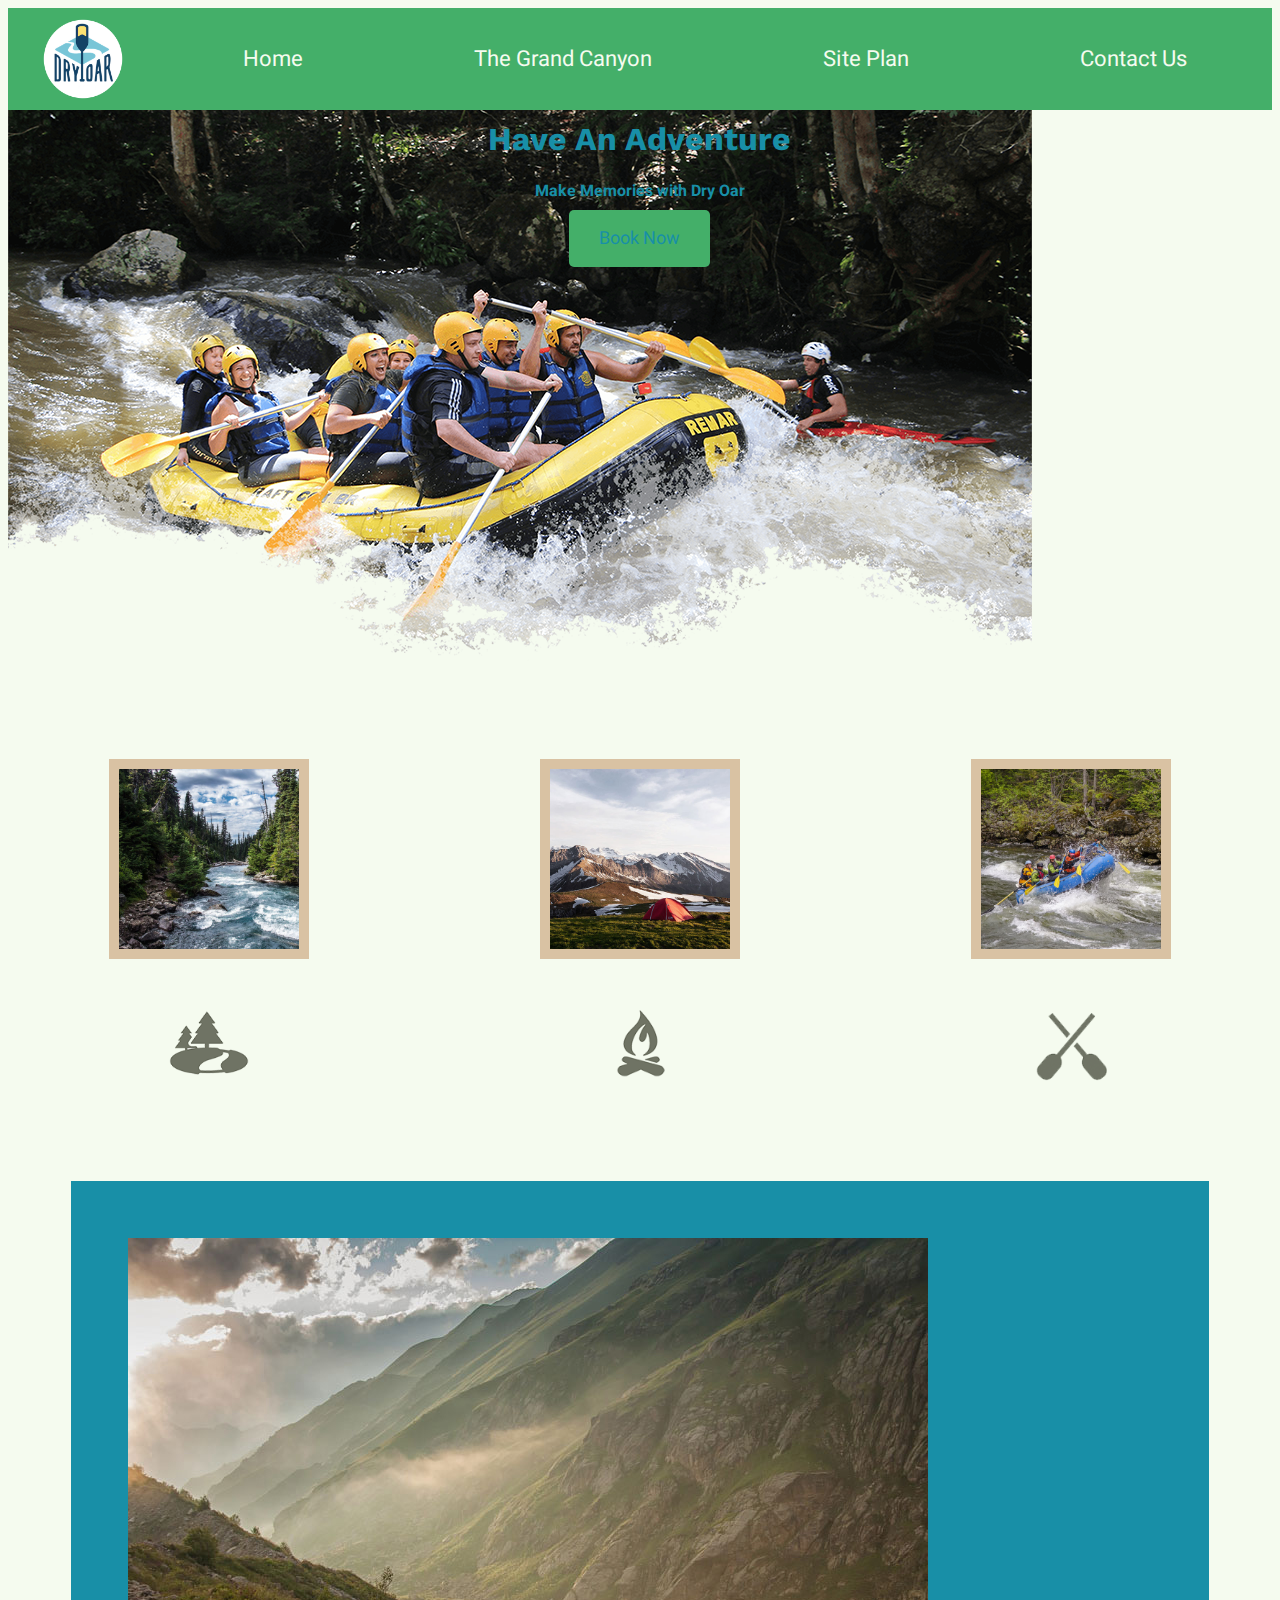
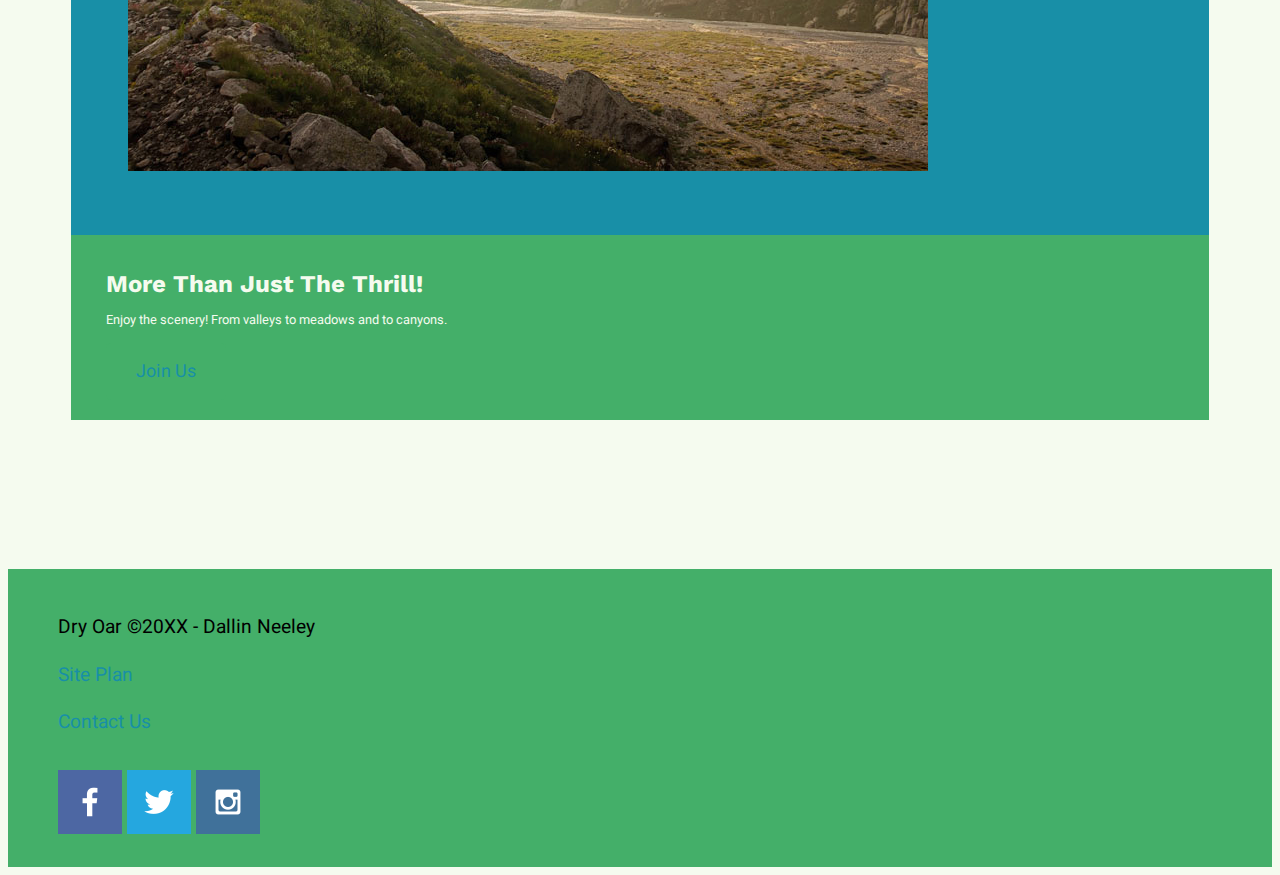
<file: wwr/index.html>
<!DOCTYPE html>
<html lang="en">
<head>
    <meta charset="UTF-8">
    <meta http-equiv="X-UA-Compatible" content="IE=edge">
    <meta name="viewport" content="width=device-width, initial-scale=1.0">
    <link rel="stylesheet" href="styles/style.css">
    <title>Index</title>
</head>

<body>
<div id="content">
    <header>
        <a id="logo_link" href="index.html">
            <img class="logo" src="images/logo.png" alt="Dry Oar Logo">
        </a>
        <nav>
            <a href="index.html">Home</a>
            <a href="page2.html">The Grand Canyon</a>
            <a href="site-plan-rafting.html">Site Plan</a>
            <a href="contactus.html">Contact Us</a>
        </nav>
    </header>

    <div id="hero">
        <div id="hero-box">
            <img id="hero-img" src="images/hero.png" alt="People enjoying white water rafting">
        </div>
        <section id="hero-msg">
            <h1 class="home-title">Have An Adventure</h1>
            <h4>Make Memories with Dry Oar</h4>
            <div class="button-box">
                <a class="book" href="rates.html">Book Now</a>
            </div>
        </section>
      </div>

    <main class="home-grid">
        <section class="rivers-card">
            <img class="card-img" src="images/rivers.jpg"  alt="rivers">
            <img class="icon"     src="images/river_icon.png" alt="river icon">
            <h2>Rivers</h2>
        </section>

        <section class="camping-card">
            <img class="card-img" src="images/camping.jpg"  alt="tent">
            <img class="icon"     src="images/fire_icon.png" alt="fire icon">
            <h2>Camping</h2>
        </section>
        <section class="camping-card">
            <img class="card-img" src="images/rapids.jpg"  alt="rafting boat">
            <img class="icon"     src="images/oars.png" alt="oars icon">
            <h2>Camping</h2>
        </section>
        
    <div id="background">
    <img class="mountains" src="images/mountains.jpg" alt="misty mountains">
    <div class="msg"> 
        <h2>More Than Just The Thrill!</h2>
        <p>Enjoy the scenery! From valleys to meadows and to canyons.</p>
        <a class="join" href="rivers.html">Join Us</a>
    </div>
    </div>

    </main>

    

    <footer>
        <p>Dry Oar &copy;20XX - Dallin Neeley</p>
        <p><a href="site-plan-rafting.html">Site Plan</a></p>
        <p><a href="contactus">Contact Us</a></p>
        
        <div class="social">
            <a href="https://facebook.com" target ="_blank">
                <img src="images/facebook.png" alt="fb icon">
            </a>
            <a href="https://twitter.com" target ="_blank">
                <img src="images/twitter.png" alt="twitter icon">
            </a>
            <a href="https://instagram.com" target ="_blank">
                <img src="images/instagram.png" alt="instagram icon">
            </a>
        </div>
    </footer>
</div>
</body>
</html>
</file>
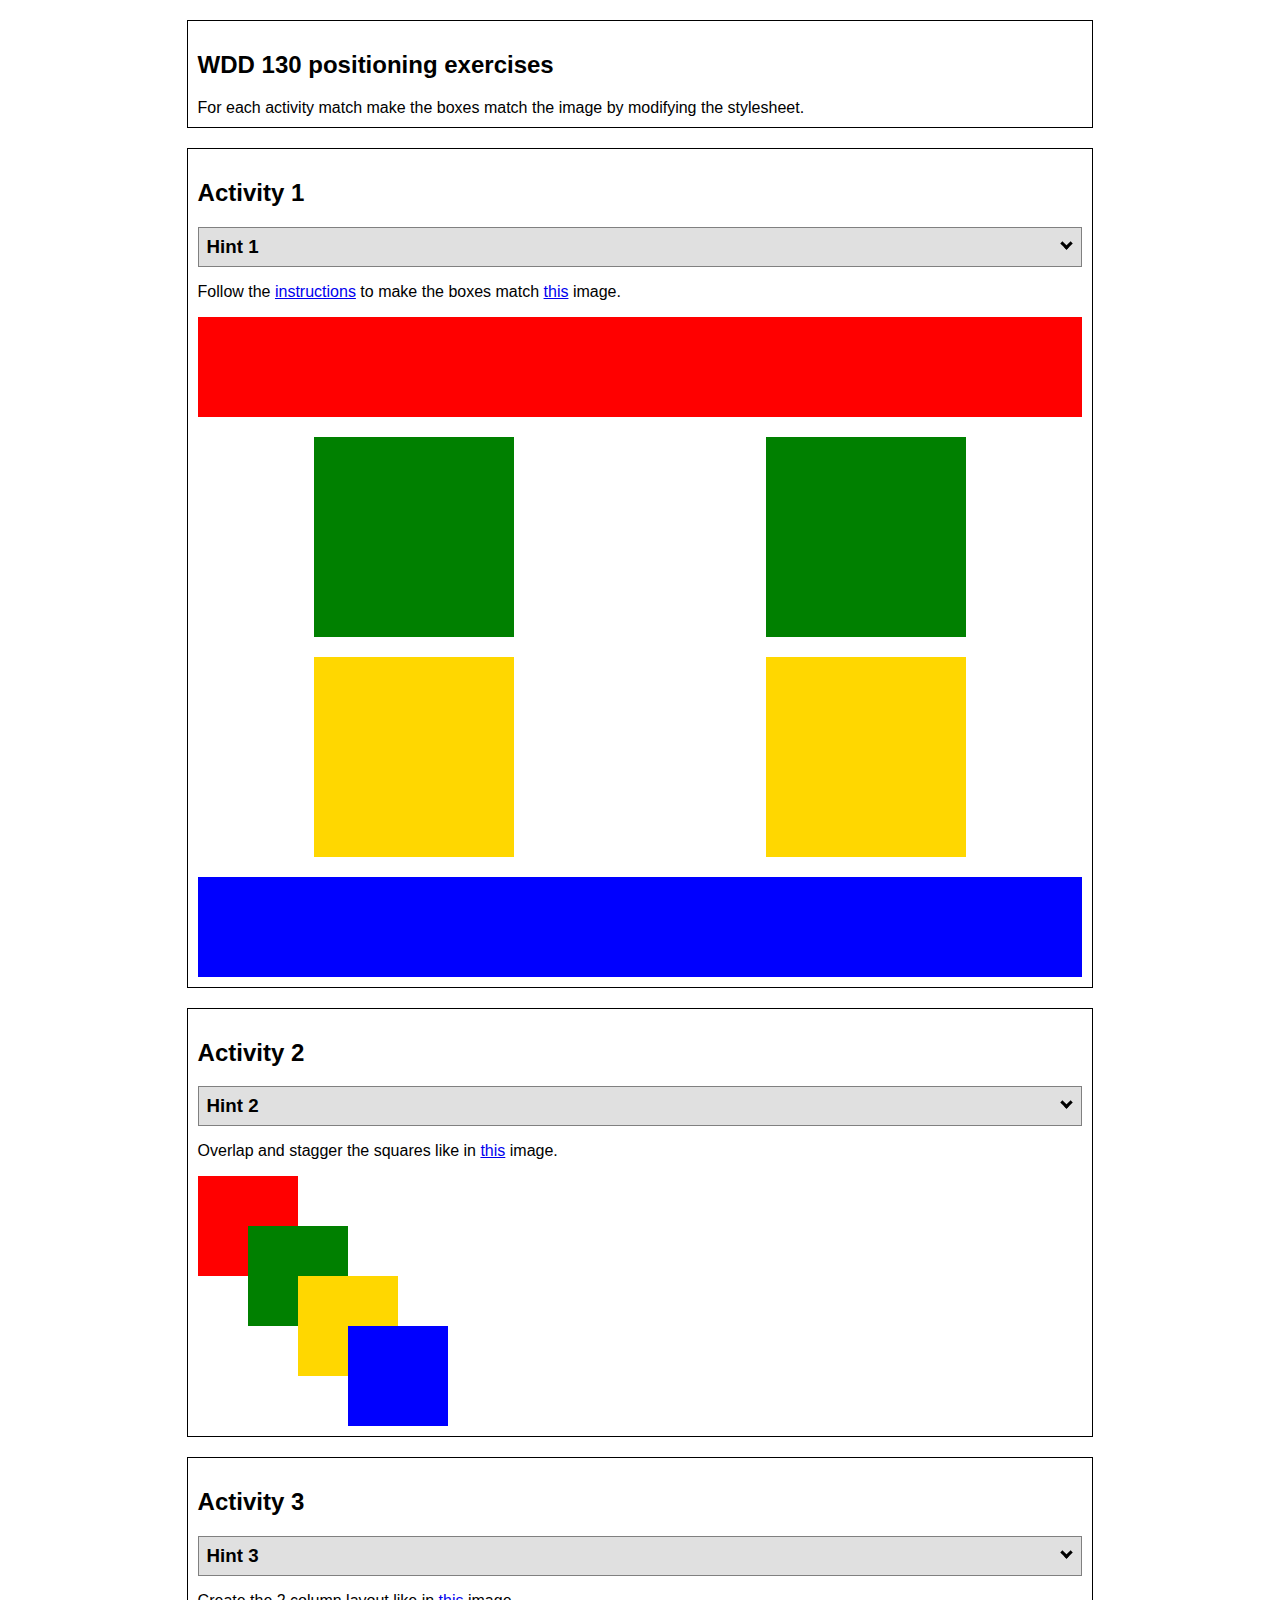
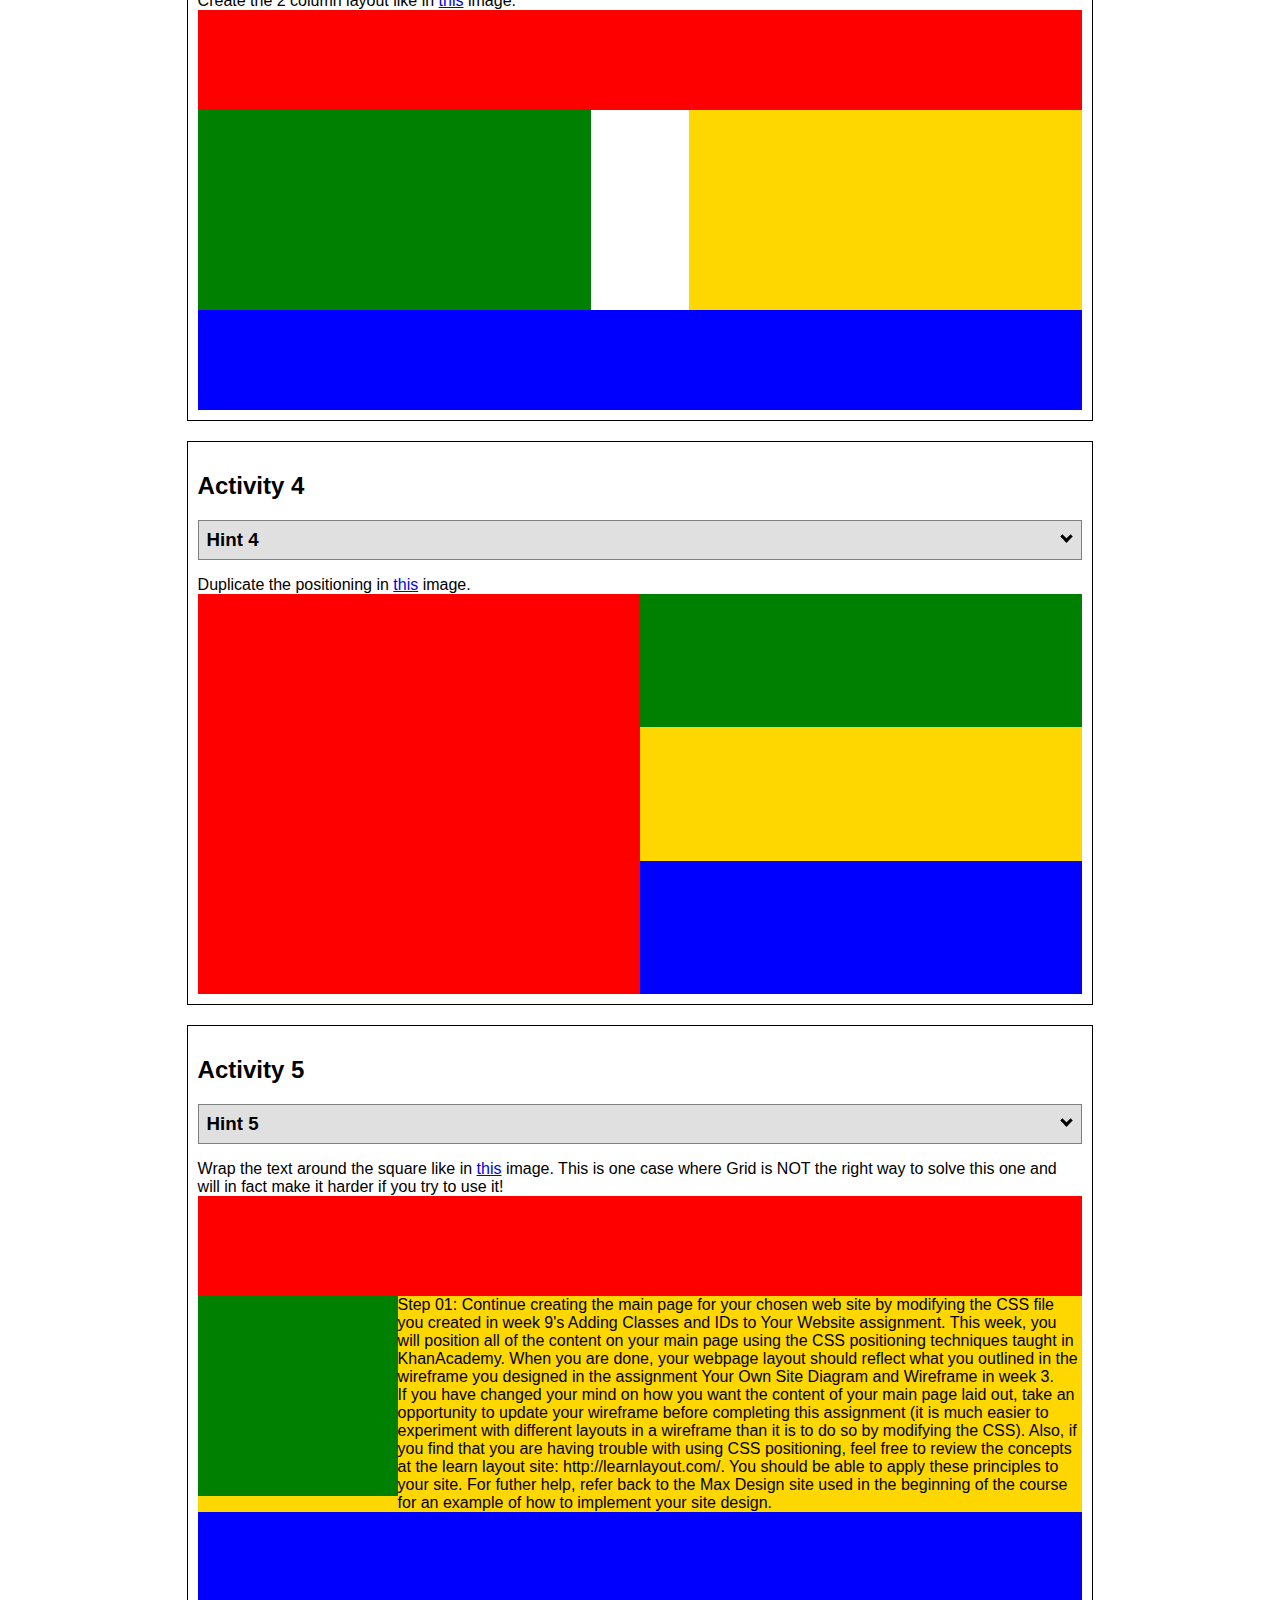
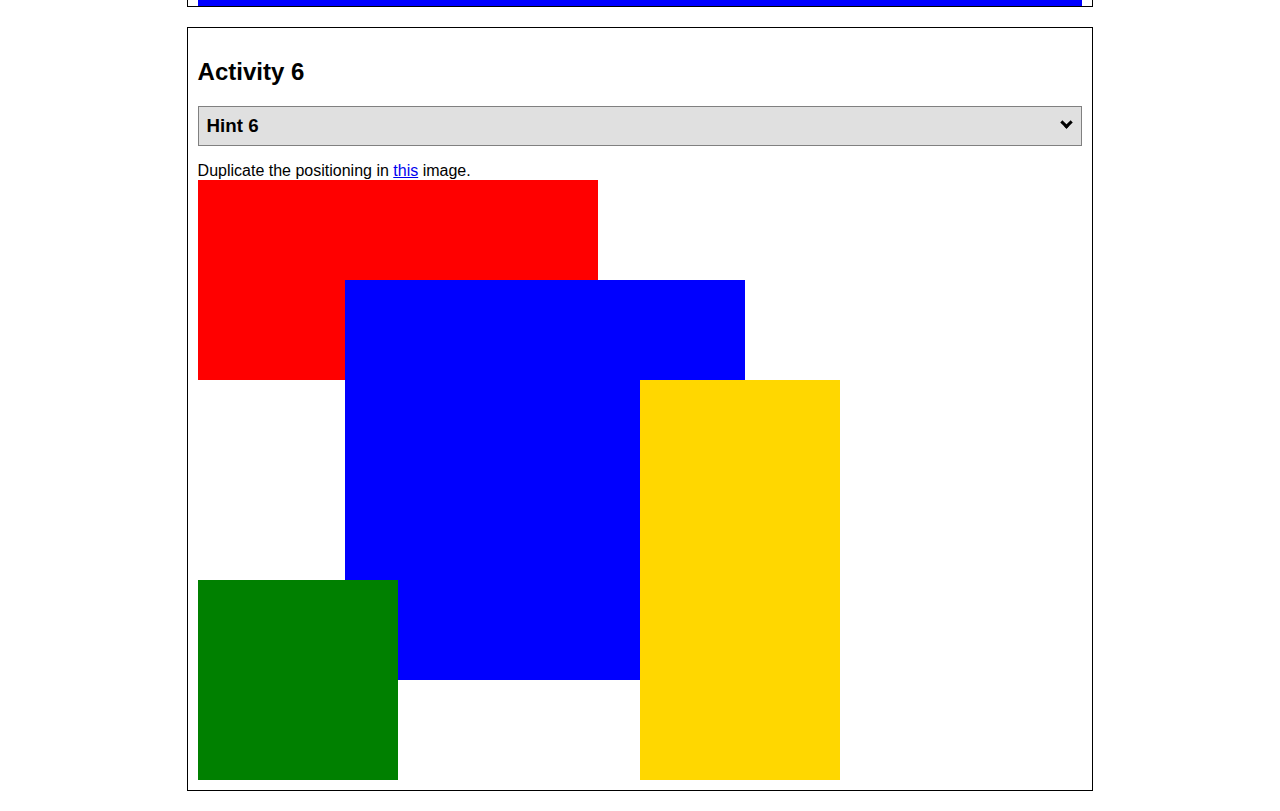
<file: positioning.html>
<!DOCTYPE html>
<html lang="en">
  <head>
    <!-- HTML - Name: positioning.html -->
    <title>Positioning Activity</title>
    <link rel="stylesheet" type="text/css" href="positionstyles.css" />
  </head>

  <body>
    <div class="activity">
      <h2>WDD 130 positioning exercises</h2>
      For each activity match make the boxes match the image by modifying the stylesheet.</div>
    <div class="activity">
      <h2>Activity 1</h2>
      <section class="hint"><input type="checkbox" ><i></i> <h3>Hint 1</h3><div><p>Check out the <a href="https://byui-wdd.github.io/wdd130/activities/w06-css-positioning.html" target="_blank">activity instructions</a> in Ilearn!</p></div></section>
      <p>Follow the <a href="https://byui-wdd.github.io/wdd130/activities/w06-css-positioning.html" target="_blank">instructions</a> to make the boxes match  <a href="https://byui-wdd.github.io/wdd130/images/example1.png" target="_blank">this</a> image.</p>
      
      <div class="content1" >
        <div class="red1" ></div>
        <div class="green1" ></div>
        <div class="green1" ></div>
        <div class="yellow1"></div>
        <div class="yellow1"></div>
        <div class="blue1"></div>
      </div>
    </div>

    <div class="activity">
      <h2>Activity 2</h2>
      <section class="hint"><input type="checkbox" > <h3>Hint 2</h3><i></i><div>
      <ul>
      <li>grid-template-columns: 50px 50px 50px 50px 50px </li></ul></div></section>
      <p>Overlap and stagger the squares like in <a href="https://byui-wdd.github.io/wdd130/images/example2.png" target="_blank">this</a> image.</p>
      <div class="content2" >
        <div class="red2" ></div>
        <div class="green2" ></div>
        <div class="yellow2"></div>
        <div class="blue2"></div>
      </div>
    </div>

    <div class="activity">
      <h2>Activity 3</h2>
      <section class="hint"><input type="checkbox" > <h3>Hint 3</h3><i></i><div><p>This one is going to be best solved with CSS Grid. Remember to make the boxes the right width first...then start moving them around. </p><h4>Properties used:</h4><ul><li>display:grid;</li><li>grid-template-columns:</li><li>grid-column-gap:</li>
        <li>grid-column:</li>  </ul></div></section>
      Create the 2 column layout like in <a href="https://byui-wdd.github.io/wdd130/images/example3.png" target="_blank">this</a>  image.
      <div class="content3" >
        <div class="red3" ></div>
        <div class="green3" ></div>
        <div class="yellow3"></div>
        <div class="blue3"></div>
      </div>
    </div>
    <div class="activity">
      <h2>Activity 4</h2>
      <section class="hint"><input type="checkbox" > <h3>Hint 4</h3><i></i><div><p>For the others we have been primarily concerned with width. For this one you will need to adjust height as well. </p><h4>Properties used:</h4><ul><li>display:grid;</li><li>grid-template-columns:</li><li>grid-row:</li></ul></div></section>
      Duplicate the positioning in <a href="https://byui-wdd.github.io/wdd130/images/example4.png" target="_blank">this</a> image. 
      <div class="content4" >
        <div class="red4" ></div>
        <div class="green4" ></div>
        <div class="yellow4"></div>
        <div class="blue4"></div>
      </div>
    </div>

    <div class="activity">
      <h2>Activity 5</h2>
      <section class="hint"><input type="checkbox" > <h3>Hint 5</h3><i></i><div><p>Grid is <strong>not</strong> the right way to do this.  In fact there is only one way to really do that...and that is with float. Remember that we float the thing we want the text to wrap around.  Also remember to start by making all the shapes the right size and shape.</p><h4>Properties used:</h4><ul><li>float: left;</li></ul></div></section>
      Wrap the text around the square like in <a href="https://byui-wdd.github.io/wdd130/images/example5.png" target="_blank">this</a> image. This is one case where Grid is NOT the right way to solve this one and will in fact make it harder if you try to use it!
      <div class="content5" >
        <div class="red5" ></div>
        <div class="green5" ></div>
        <div class="yellow5">Step 01: Continue creating the main page for your chosen web site by modifying the CSS file you created in week 9's Adding Classes and IDs to Your Website assignment. This week, you will position all of the content on your main page using the CSS positioning techniques taught in KhanAcademy. When you are done, your webpage layout should reflect what you outlined in the wireframe you designed in the assignment Your Own Site Diagram and Wireframe in week 3. <br />
          If you have changed your mind on how you want the content of your main page laid out, take an opportunity to update your wireframe before completing this assignment (it is much easier to experiment with different layouts in a wireframe than it is to do so by modifying the CSS). Also, if you find that you are having trouble with using CSS positioning, feel free to review the concepts at the learn layout site: http://learnlayout.com/. You should be able to apply these principles to your site. For futher help, refer back to the Max Design site used in the beginning of the course for an example of how to implement your site design.</div>
        <div class="blue5"></div>
      </div>
    </div>
    <div class="activity">
      <h2>Activity 6</h2>
      <section class="hint"><input type="checkbox" > <h3>Hint 6</h3><i></i><div><p>This one is all about visualizing the grid behind the layout. If you are having a hard time doing that first: all the sizes are even multiples of 100, and second here is another example with the lines drawn: <a href="https://byui-wdd.github.io/wdd130/images/example6-hint.png" target="_blank">example 6 with lines</a>. For this one you will find it easiest if you use px for the column width. You can also use <kbd>z-index</kbd> to control the element layering.    </p><h4>Properties used:</h4><ul><li>display:grid;</li><li>grid-template-columns:</li><li>grid-column:</li><li>grid-row:</li><li><a href="https://www.w3schools.com/cssref/pr_pos_z-index.asp" target="_blank">z-index:</a></li></ul></div></section>
      Duplicate the positioning in <a href="https://byui-wdd.github.io/wdd130/images/example6.png" target="_blank">this</a> image.
      <div class="content6" >
        <div class="red6" ></div>
        <div class="green6" ></div>
        <div class="yellow6"></div>
        <div class="blue6"></div>
      </div>
    </div>
  </body>
</html>
</file>
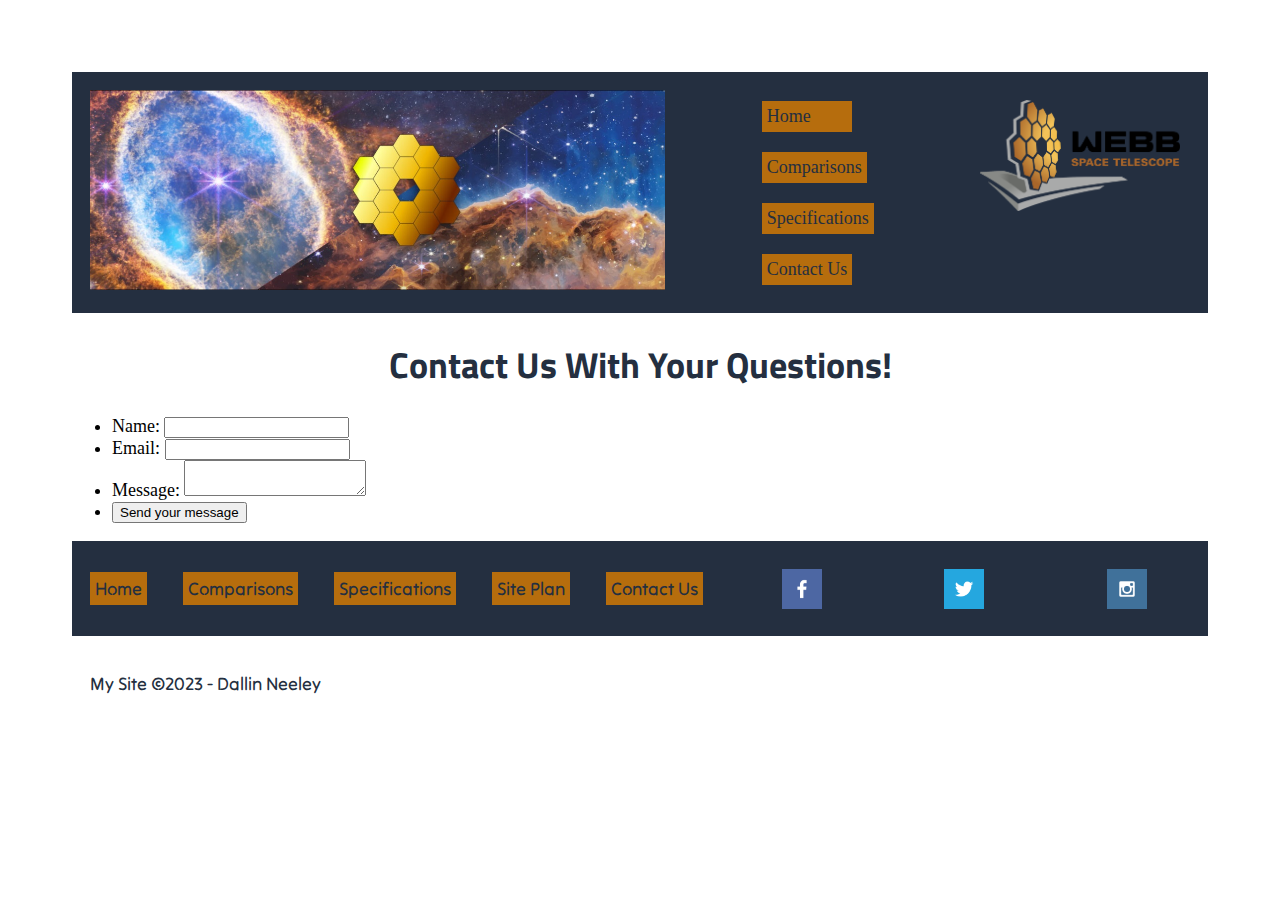
<file: final/contactus.html>
<!DOCTYPE html>
<html lang="en">
<head>
    <meta charset="UTF-8">
    <meta http-equiv="X-UA-Compatible" content="IE=edge">
    <meta name="viewport" content="width=device-width, initial-scale=1.0">
    <link type="text/css" rel="stylesheet" href="styles/styles.css">
    <title>Contact Us</title>
</head>
<body>
    <div id="content">
        <header>
            <a>
                <img class="banner_img" src="images/home-banner-img.jpg" alt="Site Logo">
            </a>
            <nav>
                <a href="page-home.html">Home</a>
                <a href="page-1.html">Comparisons</a>
                <a href="page-2.html">Specifications</a>
                <a href="contactus.html">Contact Us</a>
                <!-- <a href="site-plan.html">Site Plan</a> -->
            </nav>
            <a id="logo_link" href="page-home.html">
                <img class="logo" src="images/webb_logo.png" alt="Site Logo">
            </a>
      </header>

    <h1>Contact Us With Your Questions!</h1>
    <form action="/my-handling-form-page" method="post">
        <ul>
            <li>
              <label for="name">Name:</label>
              <input type="text" id="name" name="user_name" />
            </li>
            <li>
              <label for="mail">Email:</label>
              <input type="email" id="mail" name="user_email" />
            </li>
            <li>
              <label for="msg">Message:</label>
              <textarea id="msg" name="user_message"></textarea>
            </li>
            <li class="button">
                <button type="submit">Send your message</button>
              </li>
              
          </ul>

    </form>

    <footer>
        <p><a href="page-home.html">Home</a></p>
        <p><a href="page-1.html">Comparisons</a></p>
        <p><a href="page-2.html">Specifications</a></p>
        <p><a href="site-plan.html">Site Plan</a></p>
        <p><a href="contactus.html">Contact Us</a></p>
        
        <!-- <div class="social"> -->
            <a href="https://facebook.com" target ="_blank">
                <img src="images/facebook.png" alt="fb icon">
            </a>
            <a href="https://twitter.com" target ="_blank">
                <img src="images/twitter.png" alt="twitter icon">
            </a>
            <a href="https://instagram.com" target ="_blank">
                <img src="images/instagram.png" alt="instagram icon">
            </a>
        <!-- </div> -->
    </footer>
        <p>My Site &copy;2023 - Dallin Neeley</p>
</div>
</body>
</html>
</file>
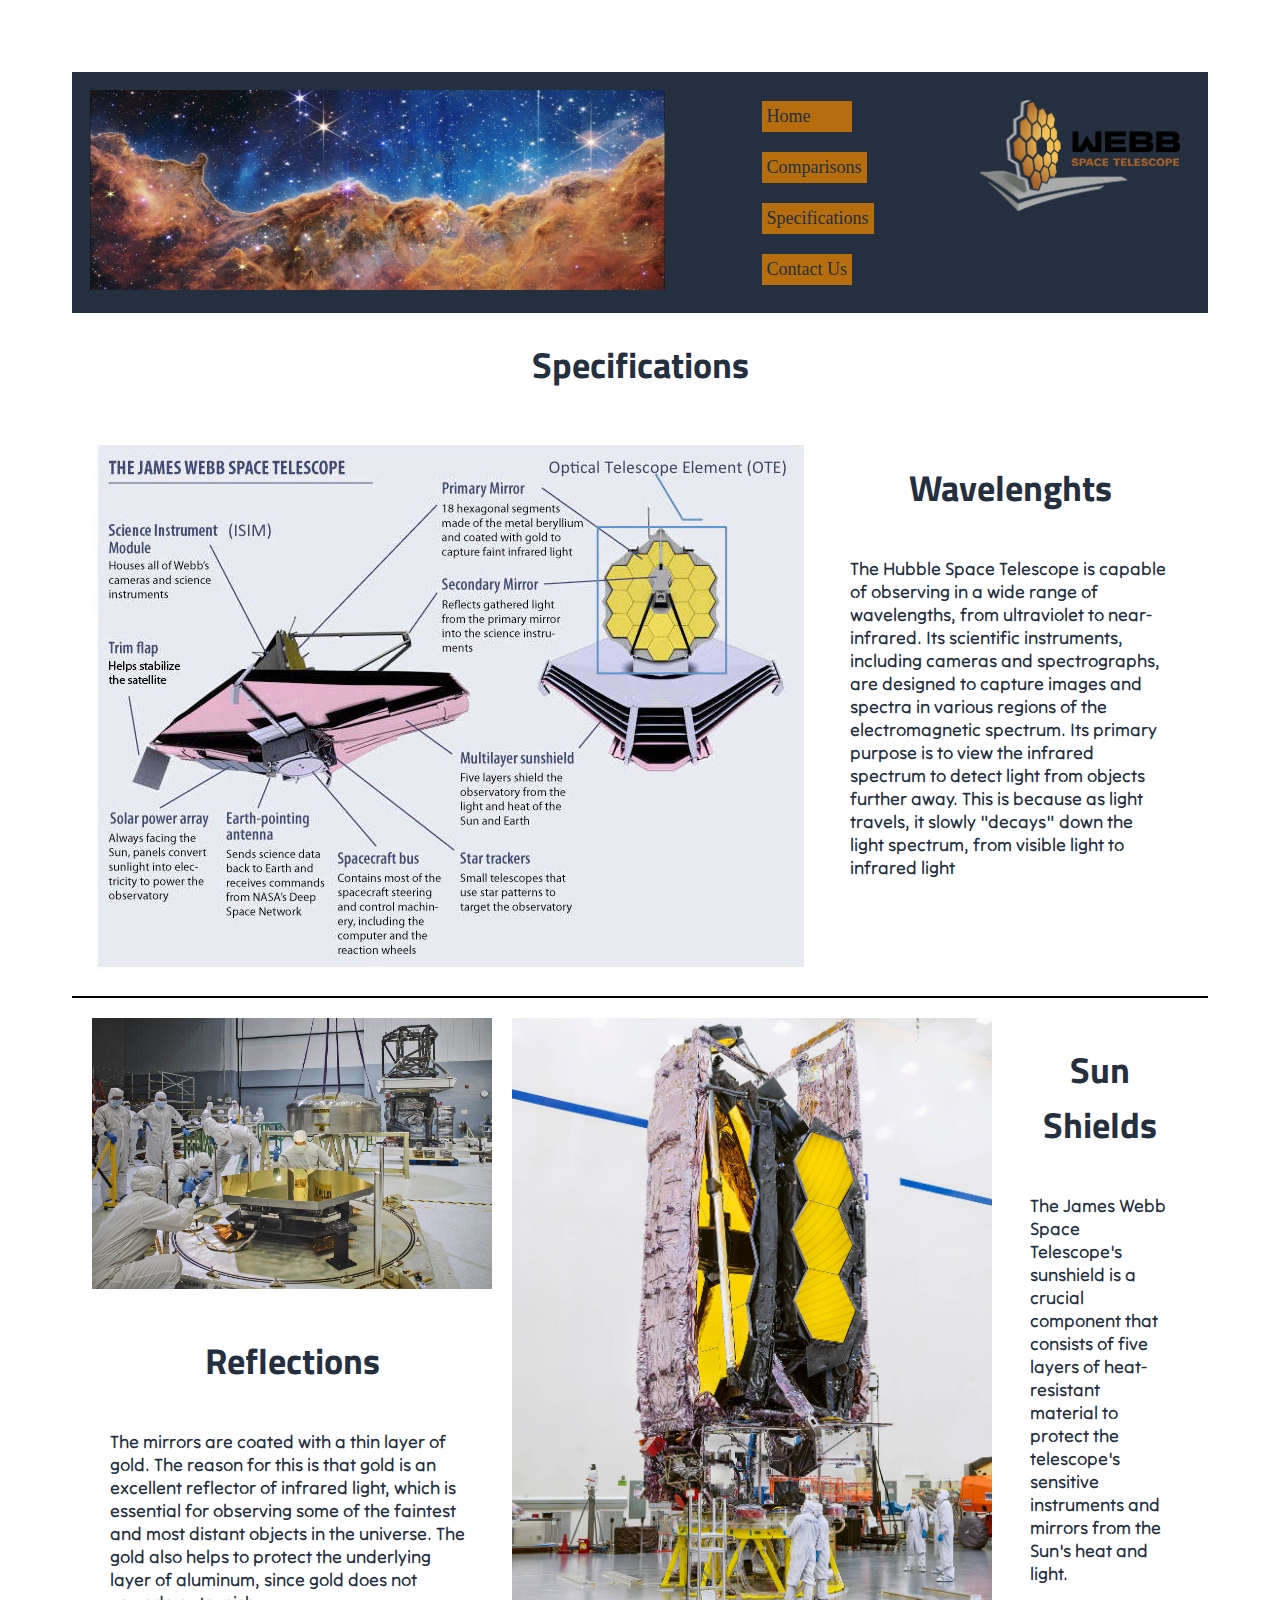
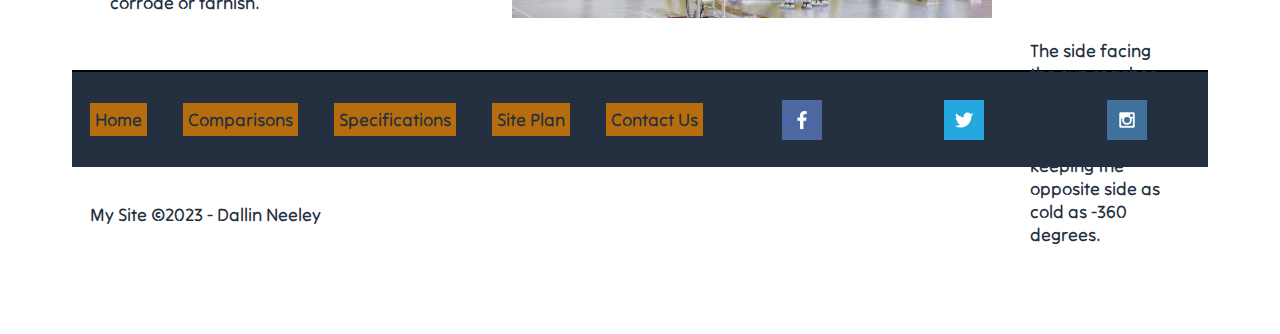
<file: final/page-2.html>
<!DOCTYPE html>
<html lang="en-us">
    
  <head>
    <meta charset="utf-8">
    <title>Site Plan</title>
    <link type="text/css" rel="stylesheet" href="styles/styles.css">
  </head>

<body>
<div id="content">
    <header>
        <a>
            <img class="banner_img" src="images/page2-banner-img.jpg" alt="Site Logo">
        </a>
        <nav>
          <a href="page-home.html">Home</a>
          <a href="page-1.html">Comparisons</a>
          <a href="page-2.html">Specifications</a>
          <a href="contactus.html">Contact Us</a>
          <!-- <a href="site-plan.html">Site Plan</a> -->
        </nav>
        <a id="logo_link" href="page-home.html">
            <img class="logo" src="images/webb_logo.png" alt="Site Logo">
        </a>
  </header>
        <h1>Specifications</h1>

       
<main class="page2-main">

        <div class="page2-div-1">
          <img class="page2-img1" src="images/jwst_labeled_spacecraft.jpg" alt="">
          <div>
          <h1>Wavelenghts</h1>
          <P>           
            The Hubble Space Telescope is capable of observing in a wide range of wavelengths, 
            from ultraviolet to near-infrared. Its scientific instruments, 
            including cameras and spectrographs, are designed to capture images 
            and spectra in various regions of the electromagnetic spectrum.   
            Its primary purpose is to view the infrared spectrum to detect light from objects further away. 
            This is because as light travels, it slowly "decays" down the light spectrum, from visible light to infrared light
          
          </P>
        </div>
        </div>

        <div class="page2-div-2">
          <img class="page2-img2" src="images/making_mirror.avif" alt="">
          <div class="page2-div-3">
            <h1>Reflections</h1>
            <p>            
              The mirrors are coated with a thin layer of gold. 
              The reason for this is that gold is an excellent 
              reflector of infrared light, which is essential for 
              observing some of the faintest and most distant objects in the universe.   
             The gold also helps to protect the underlying layer of aluminum, since gold does not corrode or tarnish.         </p>
          </div>
          <img class="page2-img3" src="images/telescope_folded.jpg " alt="">
          <div class="page2-div-4">
            <h1>Sun Shields</h1>
            <p>            
              The James Webb Space Telescope's sunshield is a crucial
              component that consists of five layers of heat-resistant 
              material to protect the telescope's sensitive instruments 
              and mirrors from the Sun's heat and light. 
            </p>
            <p>              The side facing the sun reaches over 200 degrees fahrenheit, while keeping the opposite side as cold as -360 degrees.
            </p>
          </div>
        </div>

</main>
<!-- <img class="logo" src="images/WireFrameThird.drawio.png" alt="Site Logo" style=" width:600px;"> -->
         
        
    <footer>
      <p><a href="page-home.html">Home</a></p>
      <p><a href="page-1.html">Comparisons</a></p>
      <p><a href="page-2.html">Specifications</a></p>
      <p><a href="site-plan.html">Site Plan</a></p>
      <p><a href="contactus.html">Contact Us</a></p>
      
      <!-- <div class="social"> -->
          <a href="https://facebook.com" target ="_blank">
              <img src="images/facebook.png" alt="fb icon">
          </a>
          <a href="https://twitter.com" target ="_blank">
              <img src="images/twitter.png" alt="twitter icon">
          </a>
          <a href="https://instagram.com" target ="_blank">
              <img src="images/instagram.png" alt="instagram icon">
          </a>
      <!-- </div> -->
  </footer>
      <p>My Site &copy;2023 - Dallin Neeley</p>
  
</div>
</body>
</file>
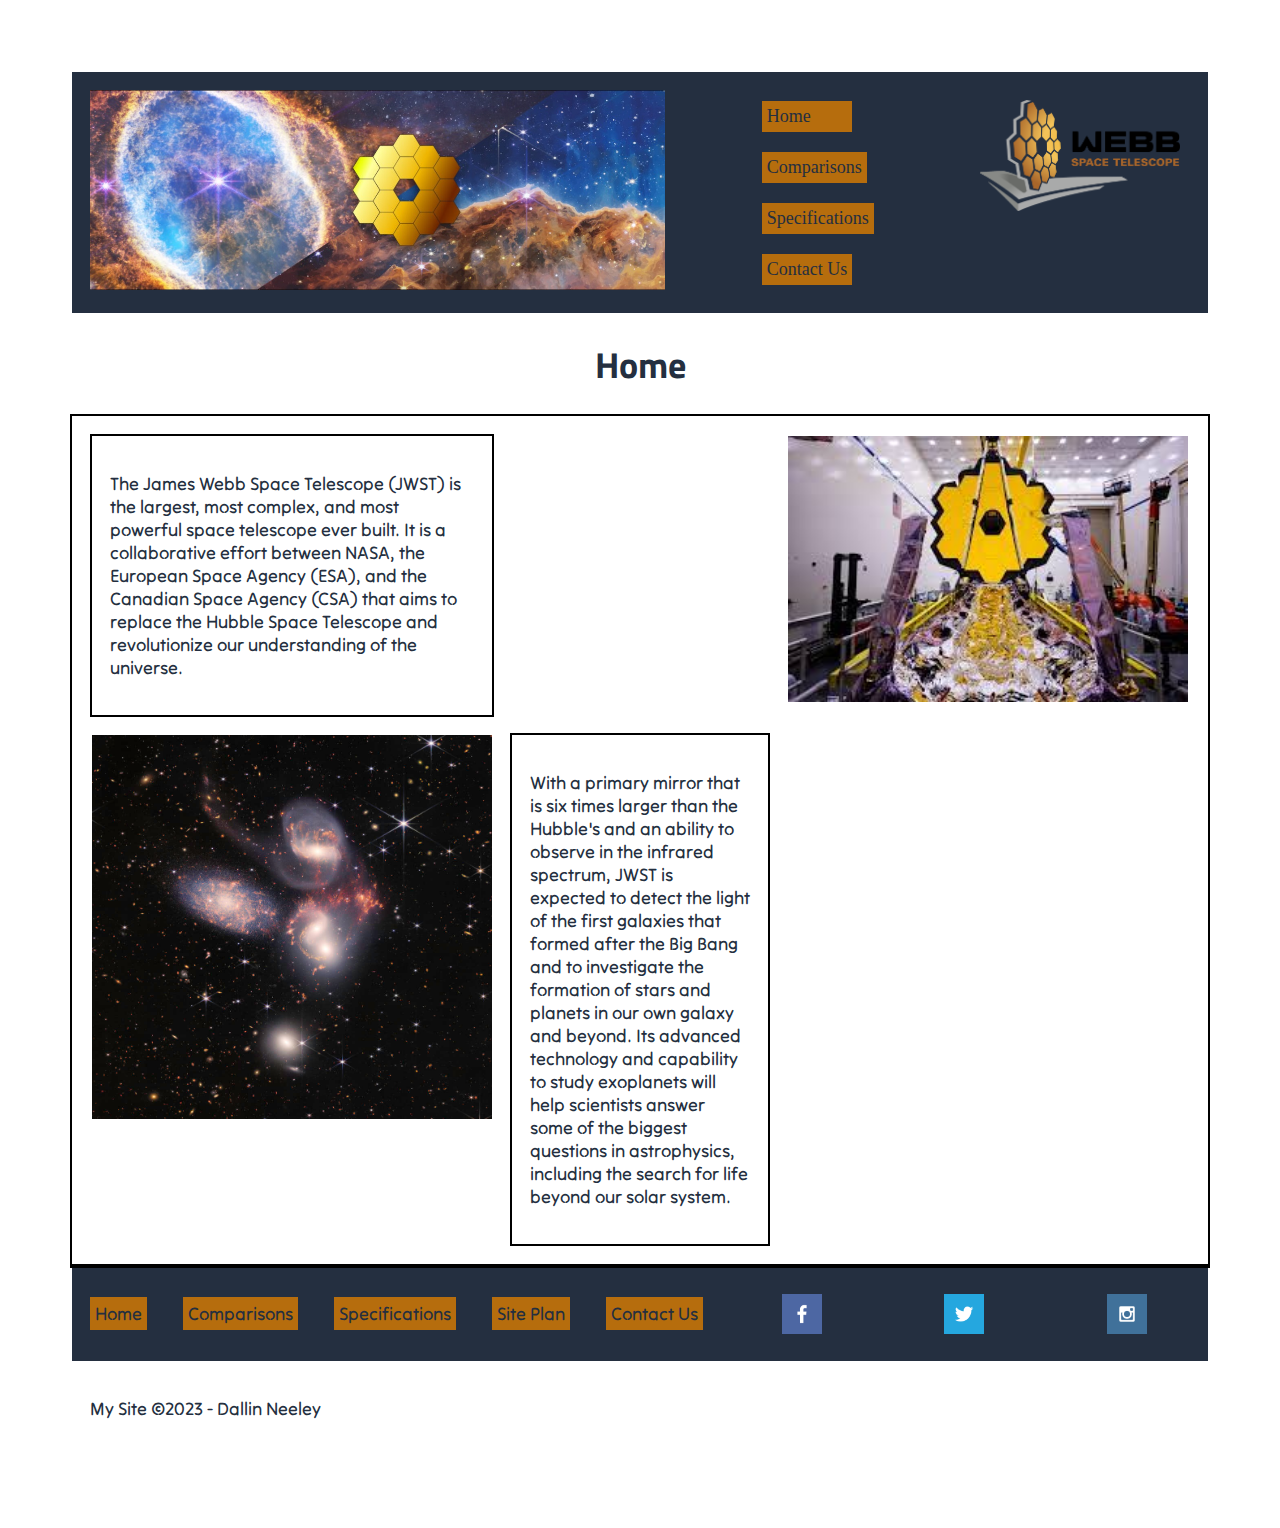
<file: final/page-home.html>
<!DOCTYPE html>
<html lang="en-us">
    
  <head>
    <meta charset="utf-8">
    <title>Site Plan</title>
    <link type="text/css" rel="stylesheet" href="styles/styles.css">
  </head>

<body>
<div id="content">
    <header>
        <a>
            <img class="banner_img" src="images/home-banner-img.jpg" alt="Site Logo">
        </a>
        <nav>
            <a href="page-home.html">Home</a>
            <a href="page-1.html">Comparisons</a>
            <a href="page-2.html">Specifications</a>
            <a href="contactus.html">Contact Us</a>
            <!-- <a href="site-plan.html">Site Plan</a> -->
        </nav>
        <a id="logo_link" href="page-home.html">
            <img class="logo" src="images/webb_logo.png" alt="Site Logo">
        </a>
  </header>

    <h1>Home</h1>
   
<main class="home-main">
    <div class="home-div-1">
        <p>
            The James Webb Space Telescope (JWST) is the largest, most complex, 
            and most powerful space telescope ever built. It is a collaborative 
            effort between NASA, the European Space Agency (ESA), and the Canadian Space Agency (CSA) 
            that aims to replace the Hubble Space Telescope and revolutionize our 
            understanding of the universe.        
        </p>
    </div>

    <img class="home-img-1" src="images/telescope_production.jpg" alt="">
    <img class="home-img-2" src="images/stephans_quintet.jpg" alt="">


    <div class="home-div-2">
        <p>
            With a primary mirror that is six times larger 
            than the Hubble's and an ability to observe in 
            the infrared spectrum, JWST is expected to detect 
            the light of the first galaxies that formed after 
            the Big Bang and to investigate the formation of 
            stars and planets in our own galaxy and beyond. 
            Its advanced technology and capability to study 
            exoplanets will help scientists answer some of 
            the biggest questions in astrophysics, including 
            the search for life beyond our solar system.        </p>
    </div>

</main>
<!-- <img class="logo" src="images/WireFrameHome.drawio.png" alt="Site Logo" style=" width:600px;"> -->
     
        
    <footer>
      <p><a href="page-home.html">Home</a></p>
      <p><a href="page-1.html">Comparisons</a></p>
      <p><a href="page-2.html">Specifications</a></p>
      <p><a href="site-plan.html">Site Plan</a></p>
      <p><a href="contactus.html">Contact Us</a></p>
      
      <!-- <div class="social"> -->
          <a href="https://facebook.com" target ="_blank">
              <img src="images/facebook.png" alt="fb icon">
          </a>
          <a href="https://twitter.com" target ="_blank">
              <img src="images/twitter.png" alt="twitter icon">
          </a>
          <a href="https://instagram.com" target ="_blank">
              <img src="images/instagram.png" alt="instagram icon">
          </a>
      <!-- </div> -->
  </footer>
      <p>My Site &copy;2023 - Dallin Neeley</p>
  
</div>
</body>
</file>
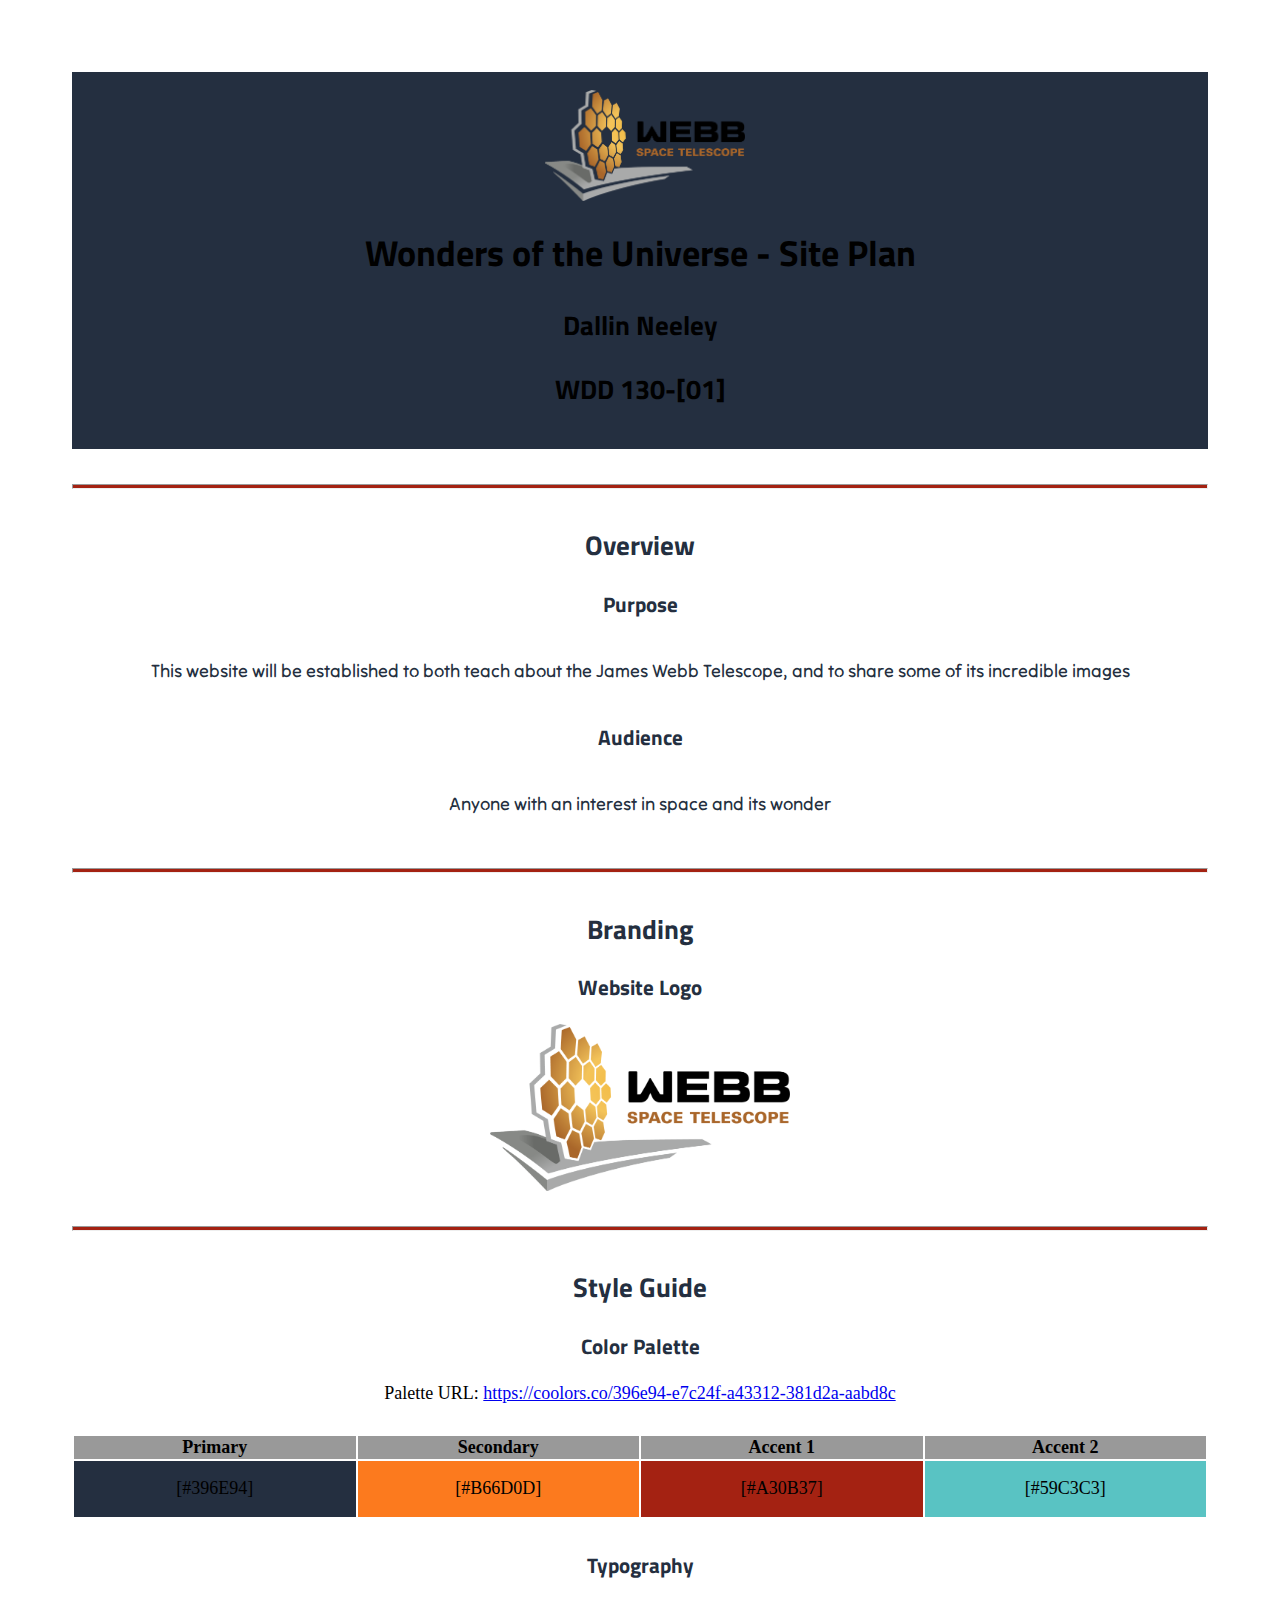
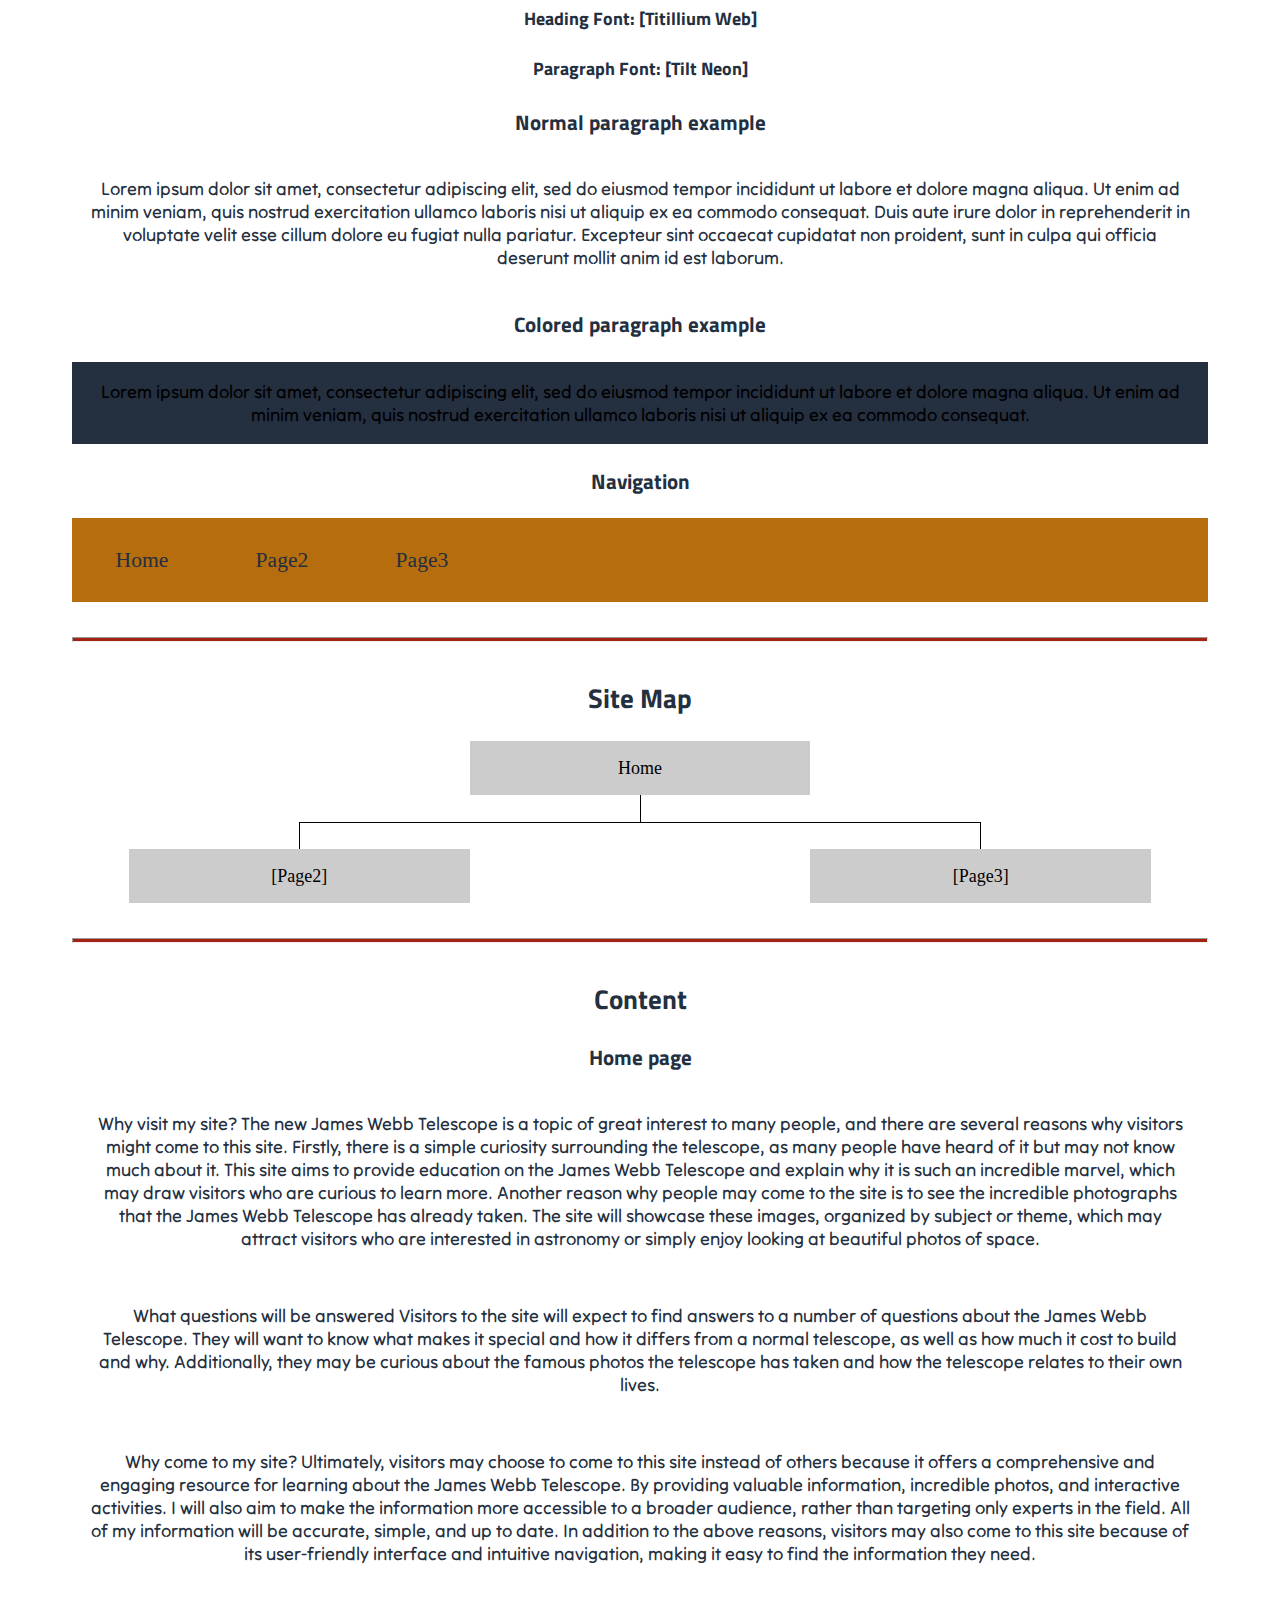
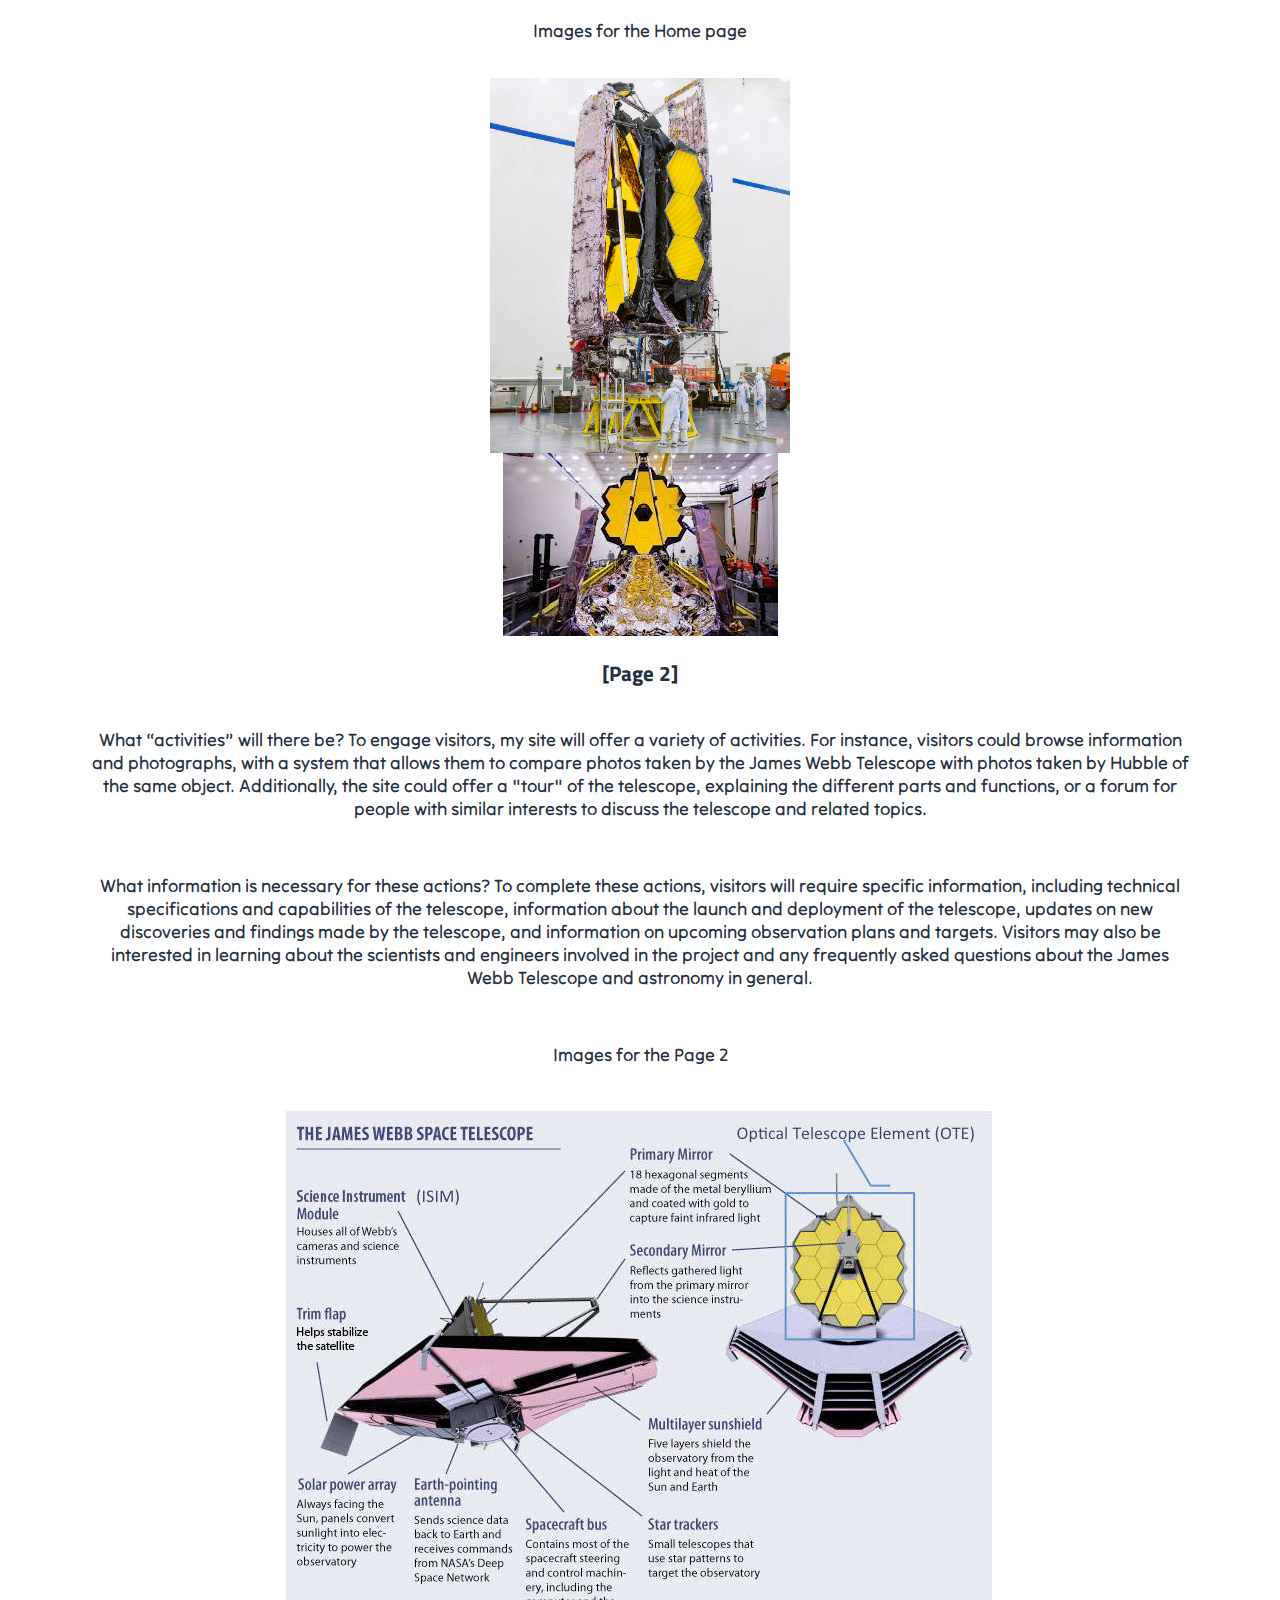
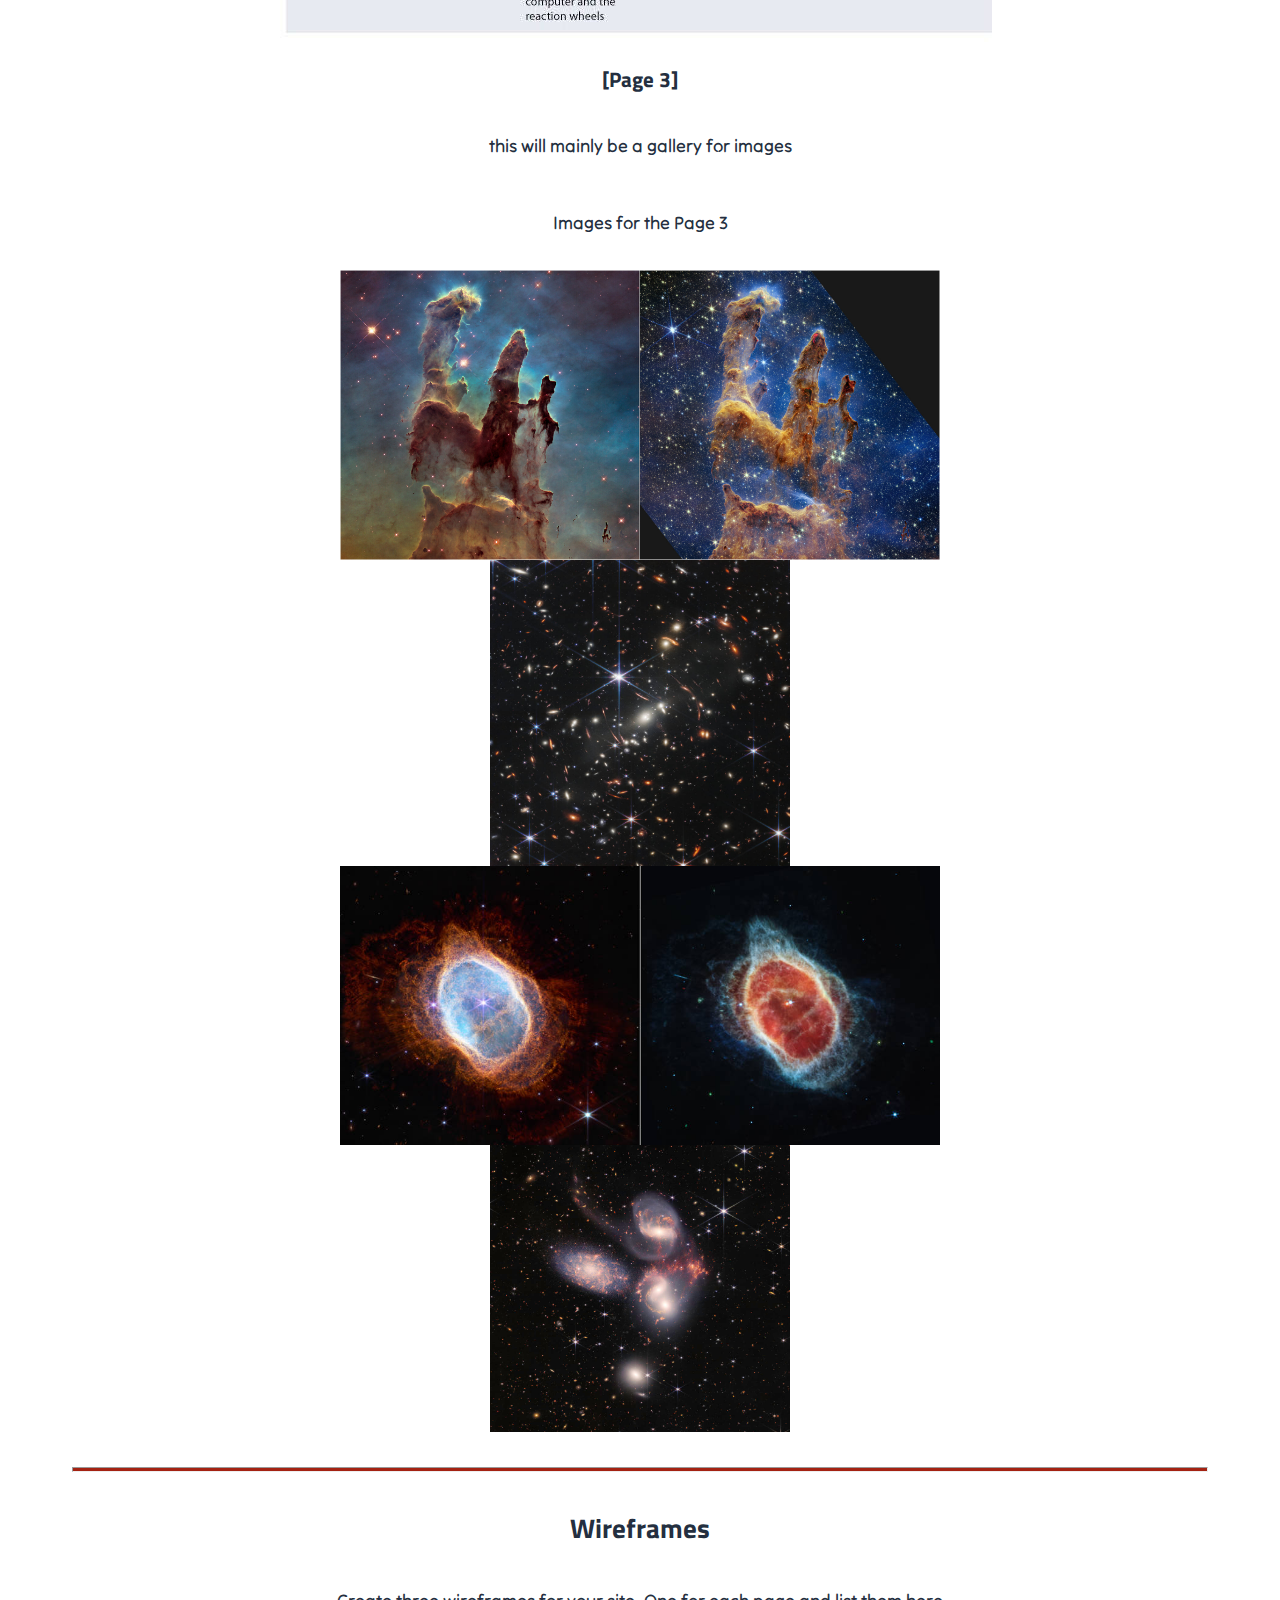
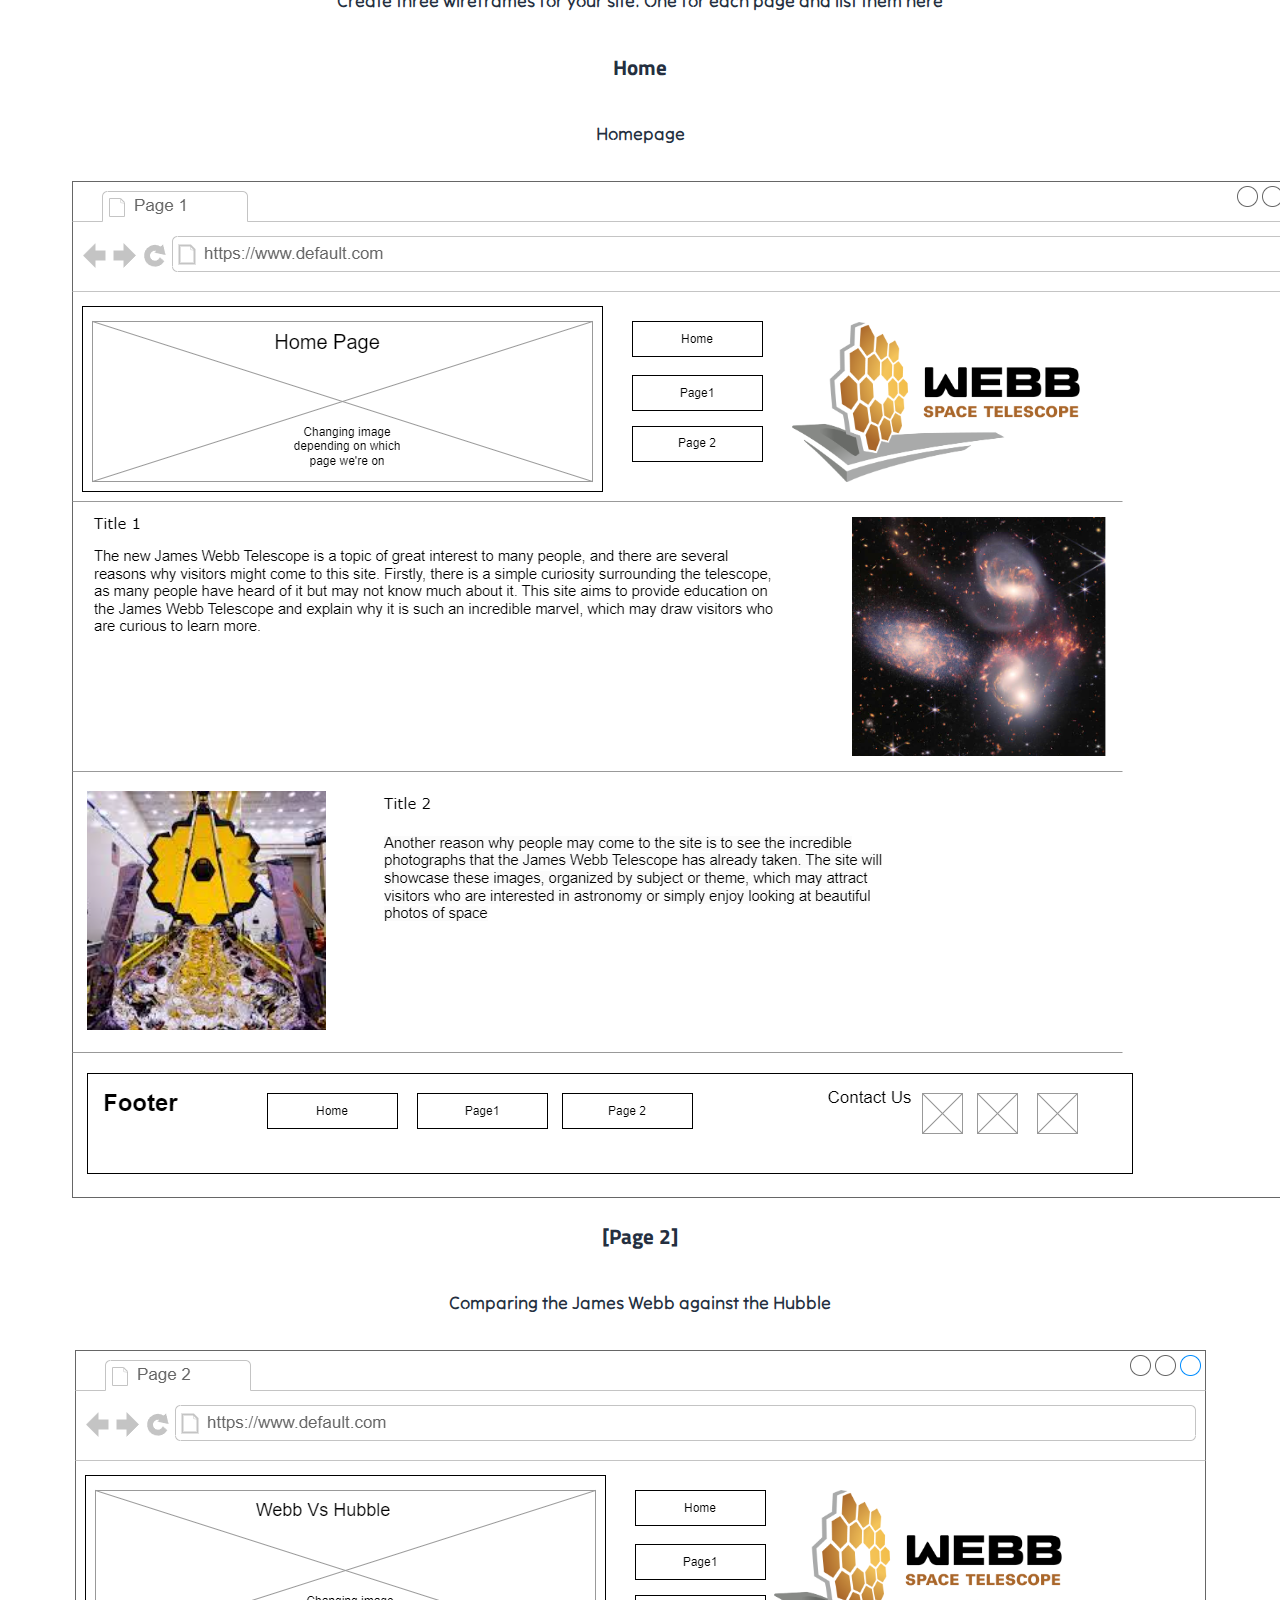
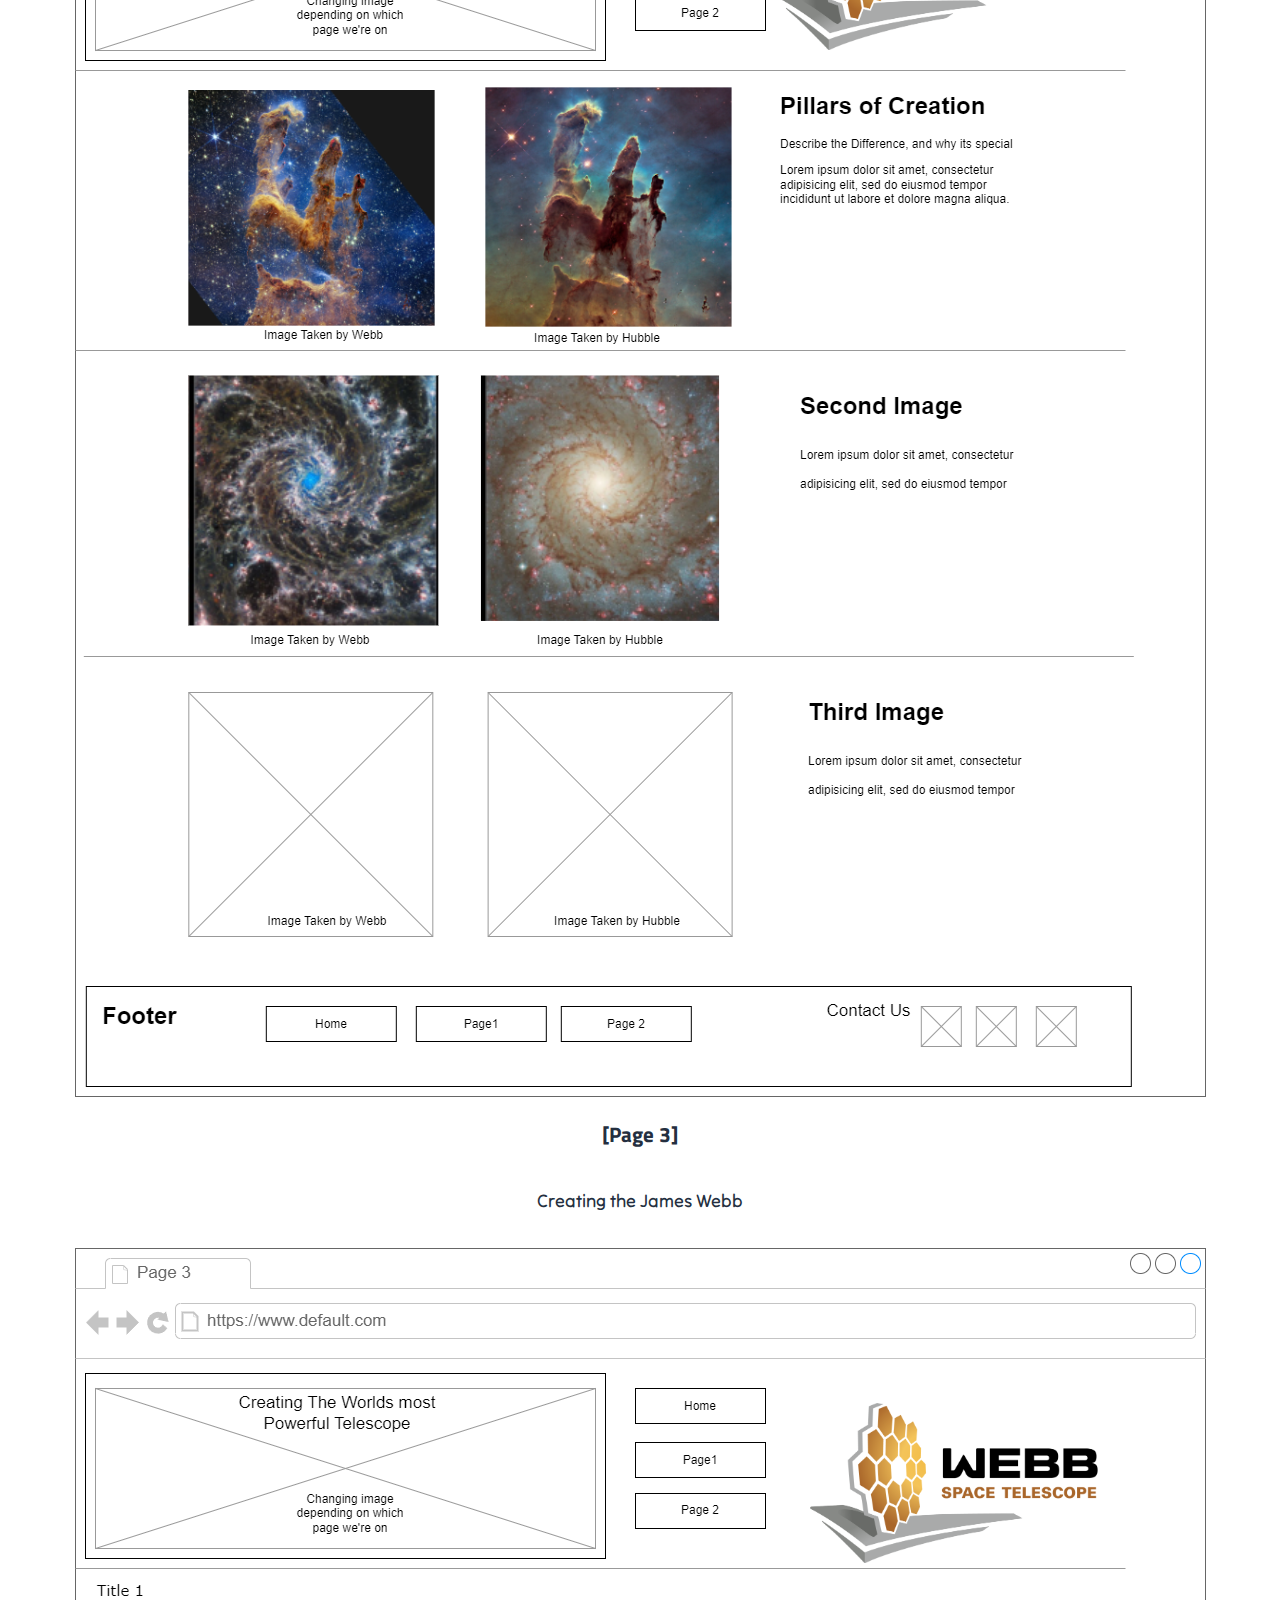
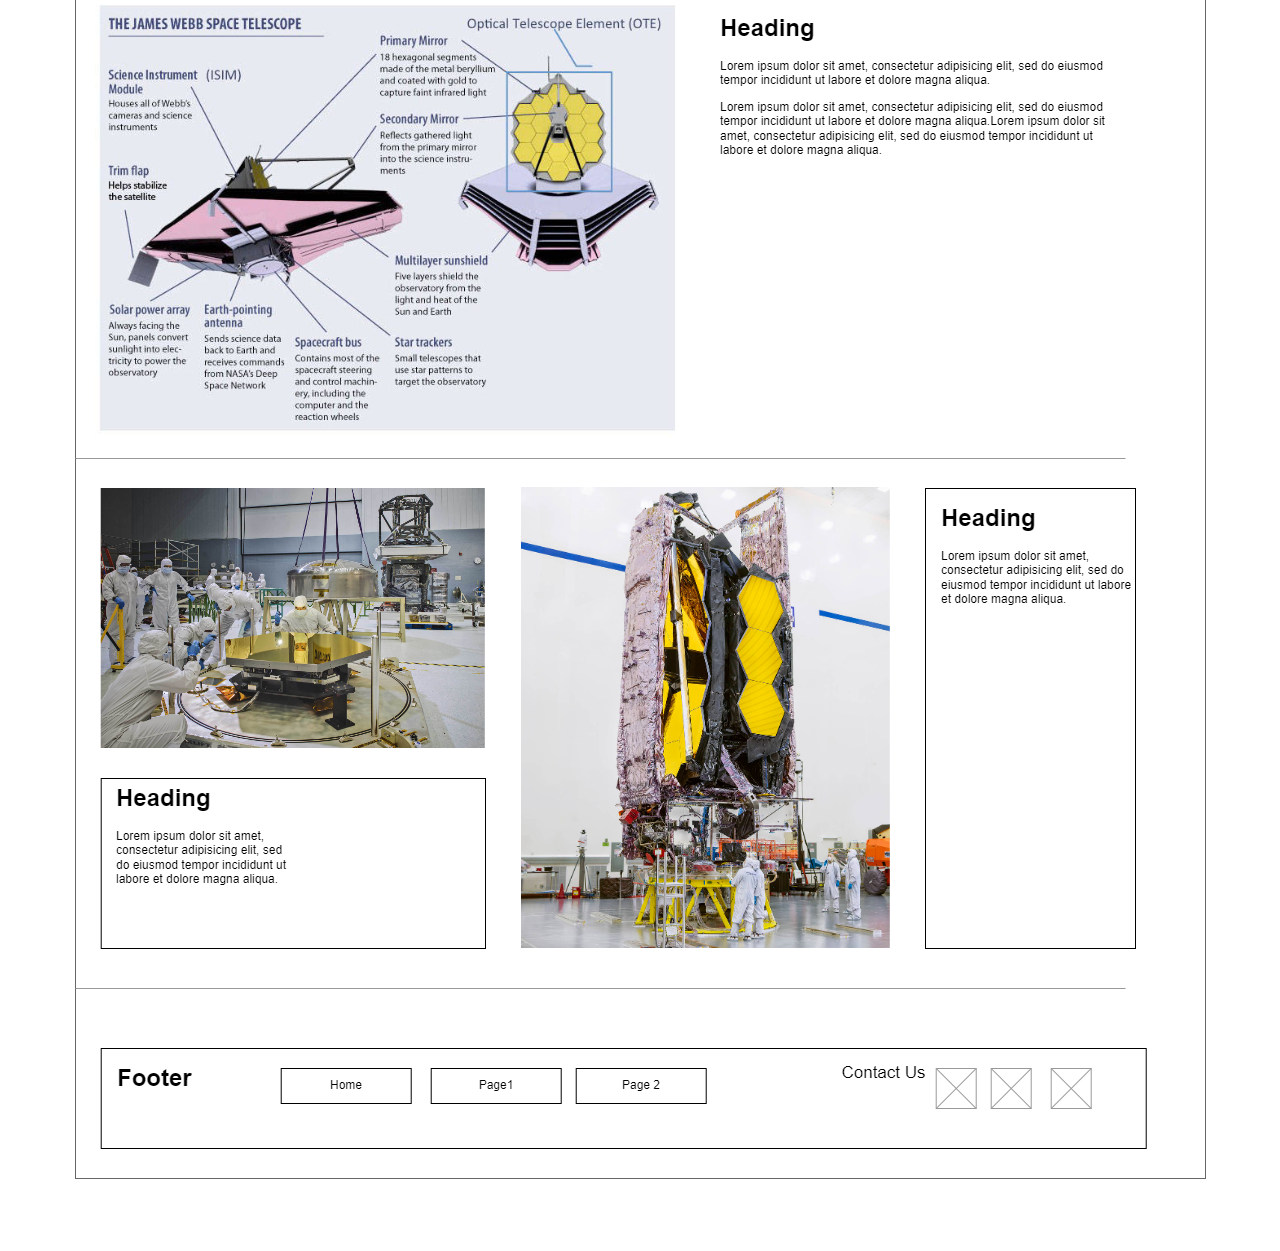
<file: final/site-plan.html>
<!DOCTYPE html>
<html lang="en-us">
    
  <head>
    <meta charset="utf-8">
    <title>Site Plan</title>
    <link type="text/css" rel="stylesheet" href="styles/site-plan.css">
  </head>

  <body>

    <!-- <header>
        <a id="logo_link" href="index.html">
            <img class="logo" src="images/logo.png" alt="Dry Oar Logo">
        </a>
        <nav>
            <a href="index.html">Home</a>
            <a href="#">Page 2</a>
            <a href="site-plan-rafting.html">Site Plan</a>
            <a href="contactus.html">Contact Us</a>
        </nav>
    </header> -->

    <header>
        <a id="logo_link" href="site-plan.html">
            <img class="logo" src="images/webb_logo.png" alt="Site Logo">
        </a>
        <!-- <nav>
            <a href="site-plan.html">Home</a>
            <a href="page-1.html">Site Plan</a>
            <a href="page-2.html">Page 2</a>
            <a href="contactus.html">Contact Us</a>
        </nav> -->
      <h1>Wonders of the Universe - Site Plan</h1>
      <h2>Dallin Neeley</h2>
      <h2>WDD 130-[01]</h2>
      <!-- In the header above, add the name or your site, your name and class number. For example if you are in section 3 you would put WDD 130.03 -->
    </header>
    <main>

      <!-- ------------------------Steps 2-3------------------------------ -->
      <hr>
      <h2>Overview</h2>
      <h3>Purpose</h3>
      <p>This website will be established to both teach about the James Webb Telescope, and to share some of its incredible images</p>  <!-- change this -->


      <h3>Audience</h3>
      <p>Anyone with an interest in space and its wonder</p>  <!-- change this -->

      <hr>
      <h2>Branding</h2>
      <h3>Website Logo</h3>
      <!-- Replace this with some sort of logo for your site.  A logo can be as simple as the name of your site in a nice font :) -->
      <img src="images/webb_logo.png" alt="Logo image"style="width:300px;">
      <hr>
      <h2>
        Style Guide
      </h2>

      <!-- ------------------------Steps 4-8------------------------------ -->

      <h3>
        Color Palette
      </h3>
      <!--  The colors you choose for a website are one of the most important decisions you will make. Follow the instructions on the activity in iLearn then return and replace the color codes below with the hex color codes (the 6 digit numbers that show at the bottom of each color) for the colors you have chosen below.  You should have at least 2 colors but do not have to fill in all 4 if you do not need them.  -->

      <!-- Copy and paste the URL to your finished palette below Make sure to paste it into both spots -->
      Palette URL: <a href="https://coolors.co/396e94-e7c24f-a43312-381d2a-aabd8c" target="_blank">https://coolors.co/396e94-e7c24f-a43312-381d2a-aabd8c</a>


      <table class="colors">
        <tr><th>Primary</th><th>Secondary</th><th>Accent 1</th><th>Accent 2</th></tr>
        <!-- Replace the numbers in the boxes below with your hex color codes. Then switch to the site-plan.css file and change your colors there as well. -->
        <tr><td class="primary">[#396E94]</td><td class="secondary">[#B66D0D]</td><td class="accent1">[#A30B37]</td><td class="accent2">[#59C3C3]</td></tr>
      </table>

      <!-- ------------------------Step 9------------------------------ -->

      <h3>
        Typography
      </h3>
      <!-- Choose a font for your paragraphs (body copy) and headlines. What font(s) have you chosen? Why did you choose what you did?  Make sure to review the list of web safe fonts at W3Schools.org as a starting point.  Think also about which of your colors above you might use for background and font colors. -->

      <h4>
        Heading Font: [Titillium Web]  <!-- change this -->
      </h4>
      <h4>
        Paragraph Font: [Tilt Neon]  <!-- change this -->
      </h4>
      <h3>
        Normal paragraph example
      </h3>
      <p>
        Lorem ipsum dolor sit amet, consectetur adipiscing elit, sed do eiusmod tempor incididunt ut labore et dolore magna aliqua. Ut enim ad minim veniam, quis nostrud exercitation ullamco laboris nisi ut aliquip ex ea commodo consequat. Duis aute irure dolor in reprehenderit in voluptate velit esse cillum dolore eu fugiat nulla pariatur. Excepteur sint occaecat cupidatat non proident, sunt in culpa qui officia deserunt mollit anim id est laborum.
      </p>
      <h3>
        Colored paragraph example
      </h3>
      <p class="colored">
        Lorem ipsum dolor sit amet, consectetur adipiscing elit, sed do eiusmod tempor incididunt ut labore et dolore magna aliqua. Ut enim ad minim veniam, quis nostrud exercitation ullamco laboris nisi ut aliquip ex ea commodo consequat. 
      </p>

      <!-- ------------------------Step 10------------------------------ -->

      <h3>
        Navigation
      </h3>
      <!-- Think about how you want your navigation bar to look. In the site-plan.css file change the colors to your colors to get the look you desire. --> 
      <nav>
        <a href="#">Home</a>
        <a href="#">Page2</a>
        <a href="#">Page3</a>
      </nav>
      <hr>
      <h2>
        Site Map
      </h2>
      <div class="sitemap">
        <div class="sm-home">
          Home
        </div>
        <div class="sm-page2">
          [Page2] <!-- change this -->
        </div>
        <div class="sm-page3">
          [Page3]  <!-- change this -->
        </div>

        <div class="top">
          &nbsp;
        </div>
        <div class="left">
          &nbsp;
        </div>
        <div class="right">
          &nbsp;
        </div>

      </div>

      <!-- --------Content Section -------------- -->
      <hr>
      <h2>
        Content
      </h2>
      <h3>Home page</h3>
    <p>
        Why visit my site?
        The new James Webb Telescope is a topic of great interest to many people, and there are several reasons why visitors might come to this site. Firstly, there is a simple curiosity surrounding the telescope, as many people have heard of it but may not know much about it. This site aims to provide education on the James Webb Telescope and explain why it is such an incredible marvel, which may draw visitors who are curious to learn more.
        Another reason why people may come to the site is to see the incredible photographs that the James Webb Telescope has already taken. The site will showcase these images, organized by subject or theme, which may attract visitors who are interested in astronomy or simply enjoy looking at beautiful photos of space.
    </p> 
    <p>
        What questions will be answered
        Visitors to the site will expect to find answers to a number of questions about the James Webb Telescope. They will want to know what makes it special and how it differs from a normal telescope, as well as how much it cost to build and why. Additionally, they may be curious about the famous photos the telescope has taken and how the telescope relates to their own lives.
    </p> 
    <p>
        Why come to my site?
        Ultimately, visitors may choose to come to this site instead of others because it offers a comprehensive and engaging resource for learning about the James Webb Telescope. By providing valuable information, incredible photos, and interactive activities. I will also aim to make the information more accessible to a broader audience, rather than targeting only experts in the field. All of my information will be accurate, simple, and up to date. 
        In addition to the above reasons, visitors may also come to this site because of its user-friendly interface and intuitive navigation, making it easy to find the information they need.
    </p>
      <p>Images for the Home page</p>
        <img src="images\telescope_folded.jpg" alt="image for homepage"style="width:300px;">
        <img src="images\telescope_production.jpg" alt="image for homepage">

      </ul>
      <h3>[Page 2]</h3>
      <p>
        What “activities” will there be?
        To engage visitors, my site will offer a variety of activities. For instance, visitors could browse information and photographs, with a system that allows them to compare photos taken by the James Webb Telescope with photos taken by Hubble of the same object. Additionally, the site could offer a "tour" of the telescope, explaining the different parts and functions, or a forum for people with similar interests to discuss the telescope and related topics.
    </p>
    <p>
        What information is necessary for these actions?
        To complete these actions, visitors will require specific information, including technical specifications and capabilities of the telescope, information about the launch and deployment of the telescope, updates on new discoveries and findings made by the telescope, and information on upcoming observation plans and targets. Visitors may also be interested in learning about the scientists and engineers involved in the project and any frequently asked questions about the James Webb Telescope and astronomy in general.
      </p>
      <p>Images for the Page 2</p>
        <img src="images\jwst_labeled_spacecraft.jpg" alt="image for page2">

      </ul>
      <h3>[Page 3]</h3>
      <p>
        this will mainly be a gallery for images
      </p>
      <p>Images for the Page 3</p>
        <img src="images\pillars.jpg" alt="image for page3" style="width:600px;">
        <img src="images\deep_field.jpg" alt="image for page3" style="width:300px;">
        <img src="images\southern_ring_nebula.jpg" alt="image for page3" style="width:600px;">

        <img src="images\stephans_quintet.jpg" alt="image for page3" style="width:300px;">
      </ul>
      <hr>
      <h2>
        Wireframes
      </h2>
      <p>
        Create three wireframes for your site. One for each page and list them here</p>

      <h3>Home</h3>
      <p>         
Homepage      </p>
      <img src="images/WireFrameHome.drawio.png" alt="home page wireframe">

      <h3>[Page 2]</h3>
      <p>         
Comparing the James Webb against the Hubble      </p>
      <img src="images/WireFrameSecond.drawio.png" alt="page 2 wireframe">

      <h3>[Page 3]</h3>
      <p>         
Creating the James Webb      </p>
      <img src="images/WireFrameThird.drawio.png" alt="page 3 wireframe">
    </main>
  </body>

</html>
</file>
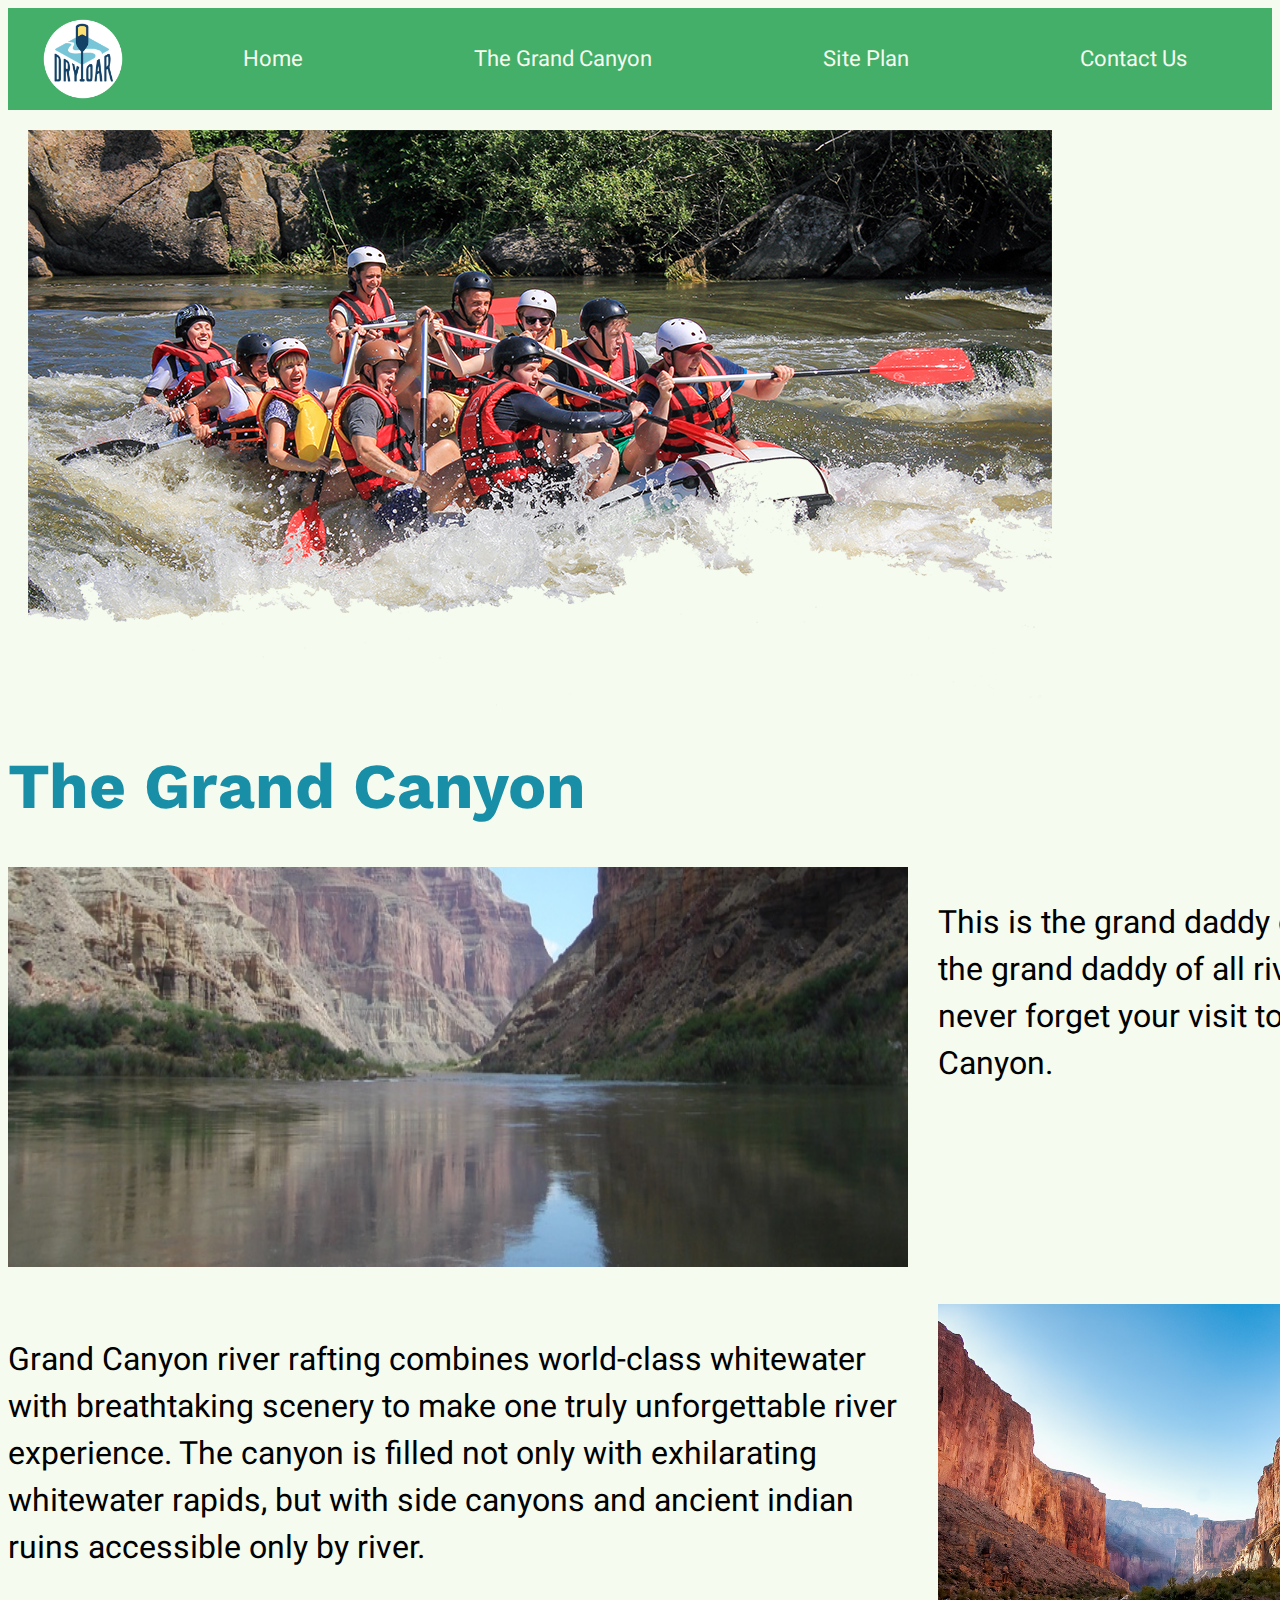
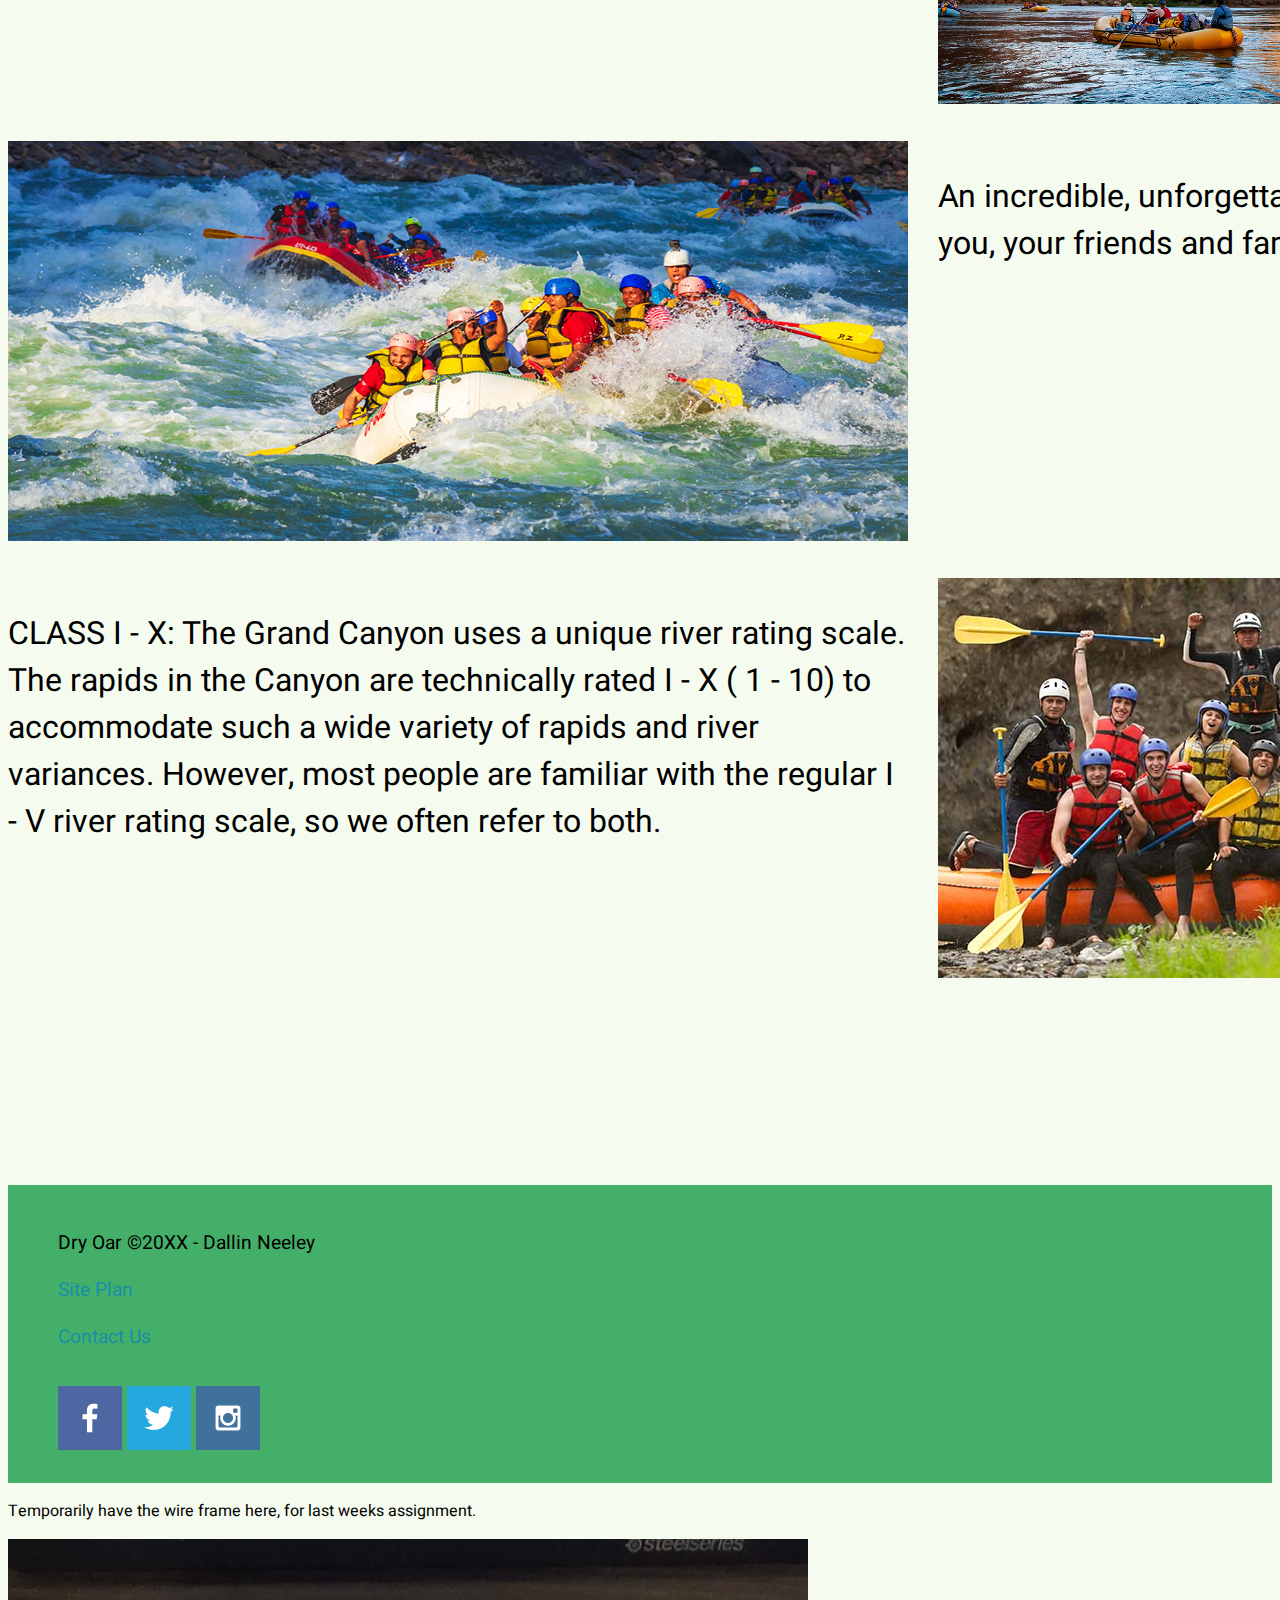
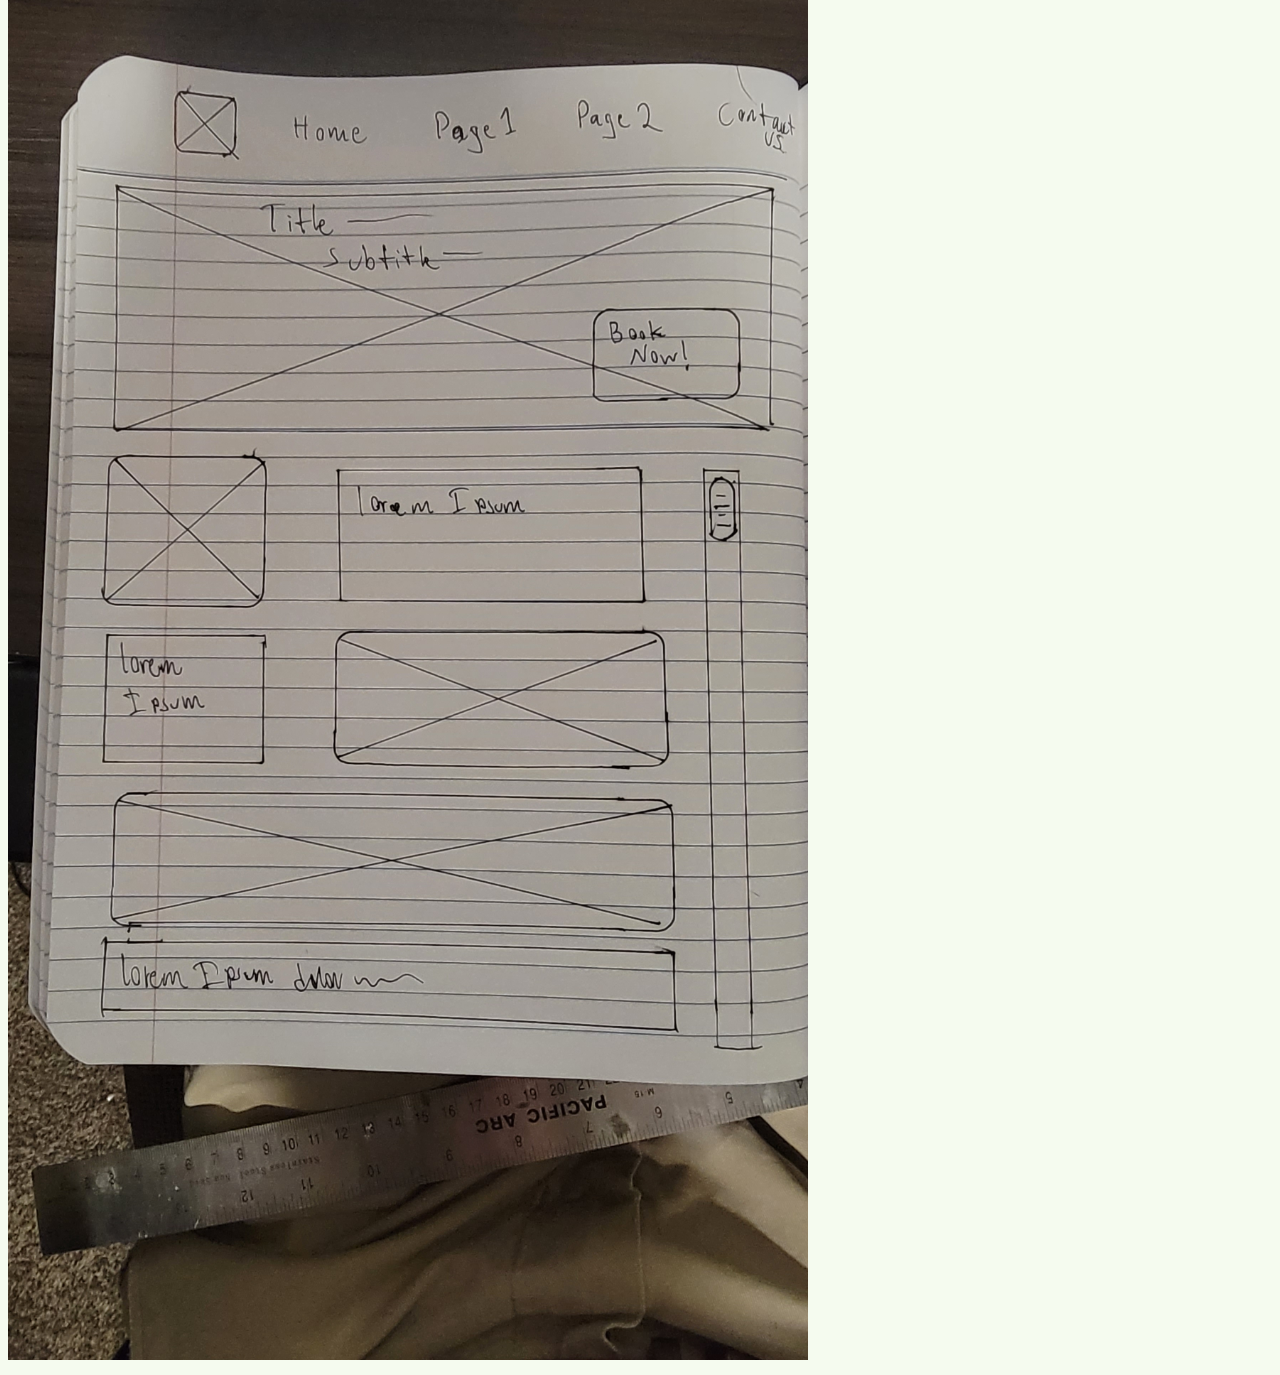
<file: wwr/page2.html>
<!DOCTYPE html>
<html lang="en">
<head>
    <meta charset="UTF-8">
    <meta http-equiv="X-UA-Compatible" content="IE=edge">
    <meta name="viewport" content="width=device-width, initial-scale=1.0">
    <link rel="stylesheet" href="styles/style.css">
    <title>Index</title>
</head>

<body>
<div id="content">
    <header>
        <a id="logo_link" href="index.html">
            <img class="logo" src="images/logo.png" alt="Dry Oar Logo">
        </a>
        <nav>
            <a href="index.html">Home</a>
            <a href="page2.html">The Grand Canyon</a>
            <a href="site-plan-rafting.html">Site Plan</a>
            <a href="contactus.html">Contact Us</a>
        </nav>
    </header>
      <section >
        <div id="hero-box-2">
            <img id="hero-img-2" src="images/page2-banner.png" alt="People enjoying white water rafting">
        </div>
        <h1 id="page-2-title">The Grand Canyon</h1>
    </section>

    <!-- <div id="hero">
        <div id="hero-box">
            <img id="hero-img" src="images/hero.png" alt="People enjoying white water rafting">
        </div>
        <section id="hero-msg">
            <h1 class="home-title">Have An Adventure</h1>
            <h4>Make Memories with Dry Oar</h4>
            <div class="button-box">
                <a class="book" href="rates.html">Book Now</a>
            </div>
        </section>
      </div> -->

<!--     
    <img src="./images/wireframe.jpg" alt="wireframe image" style="width:800px;"/> -->

    <main class="second-home-grid">

        <div class="rivers-img-1">
            <img class="img-1" src="images/img1-river.jpg"  alt="img1">
        </div>
        
        <div class="rivers-text-1">
            <p>This is the grand daddy of all canyons and the grand daddy of all river trips. You will never forget your visit to the Grand Canyon.</p>
        </div>

        <div class="rivers-img-2">
            <img class="img-2" src="images/img2-canyon.jpg"  alt="img2">
        </div>

        <div class="rivers-text-2">
            <p>Grand Canyon river rafting combines world-class whitewater with breathtaking scenery to make one truly unforgettable river experience. The canyon is filled not only with exhilarating whitewater rapids, but with side canyons and ancient indian ruins accessible only by river.</p>
        </div>

        <div class="rivers-img-3">
            <img class="img-3" src="images/img3-rapids.jpg"  alt="img3 ">
        </div>
        <div class="rivers-text-3">
            <p>An incredible, unforgettable journey for you, your friends and family.</p>
        </div>

        <div class="rivers-img-4">
            <img class="img-4" src="images/img4-group.jpg"  alt="img4 ">
        </div>
        <div class="rivers-text-4">
            <p>CLASS I - X: The Grand Canyon uses a unique river rating scale. The rapids in the Canyon are technically rated I - X ( 1 - 10) to accommodate such a wide variety of rapids and river variances. However, most people are familiar with the regular I - V river rating scale, so we often refer to both.</p>
        </div>

    </main>

    

    <footer>
        <p>Dry Oar &copy;20XX - Dallin Neeley</p>
        <p><a href="site-plan-rafting.html">Site Plan</a></p>
        <p><a href="contactus">Contact Us</a></p>
        
        <div class="social">
            <a href="https://facebook.com" target ="_blank">
                <img src="images/facebook.png" alt="fb icon">
            </a>
            <a href="https://twitter.com" target ="_blank">
                <img src="images/twitter.png" alt="twitter icon">
            </a>
            <a href="https://instagram.com" target ="_blank">
                <img src="images/instagram.png" alt="instagram icon">
            </a>
        </div>
    </footer>
</div>

    <p>Temporarily have the wire frame here, for last weeks assignment.</p>
    <img src="./images/wireframe.jpg" alt="wireframe image" style="width:800px;"/>

</body>
</html>
</file>
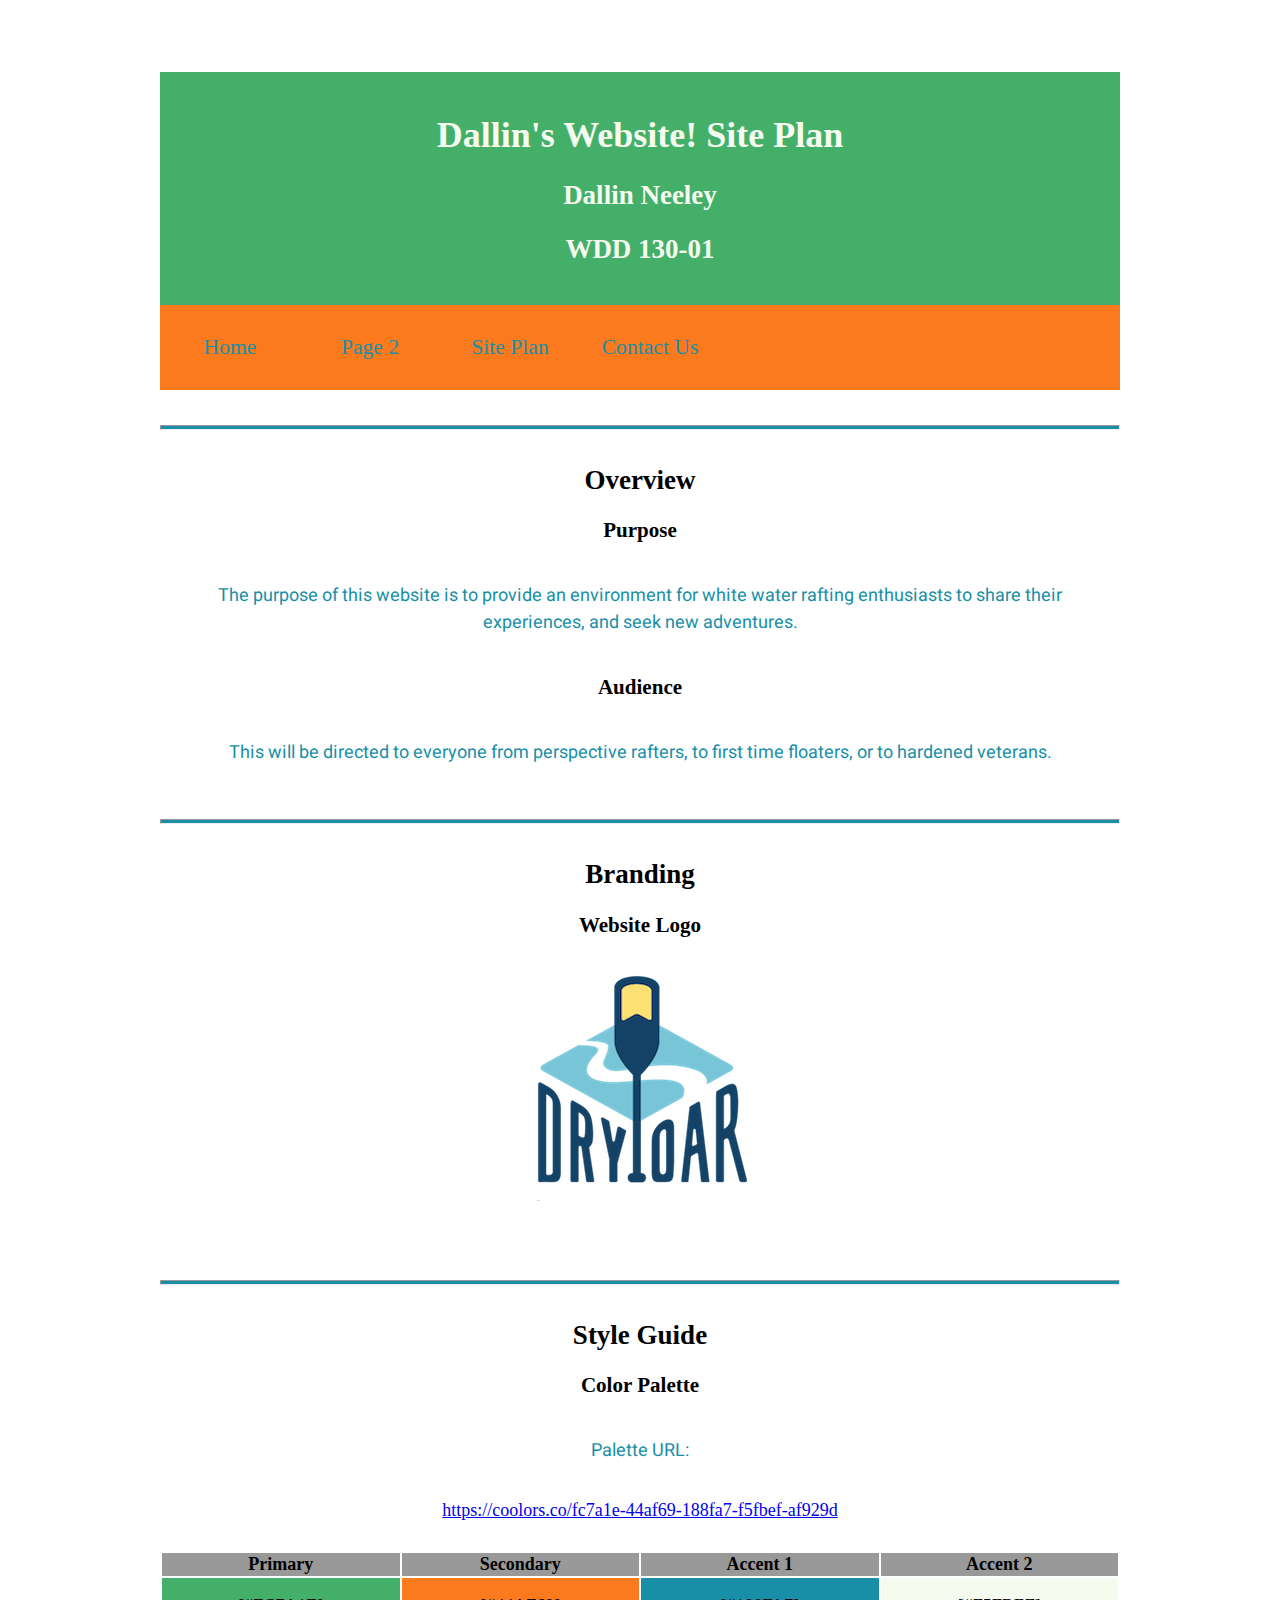
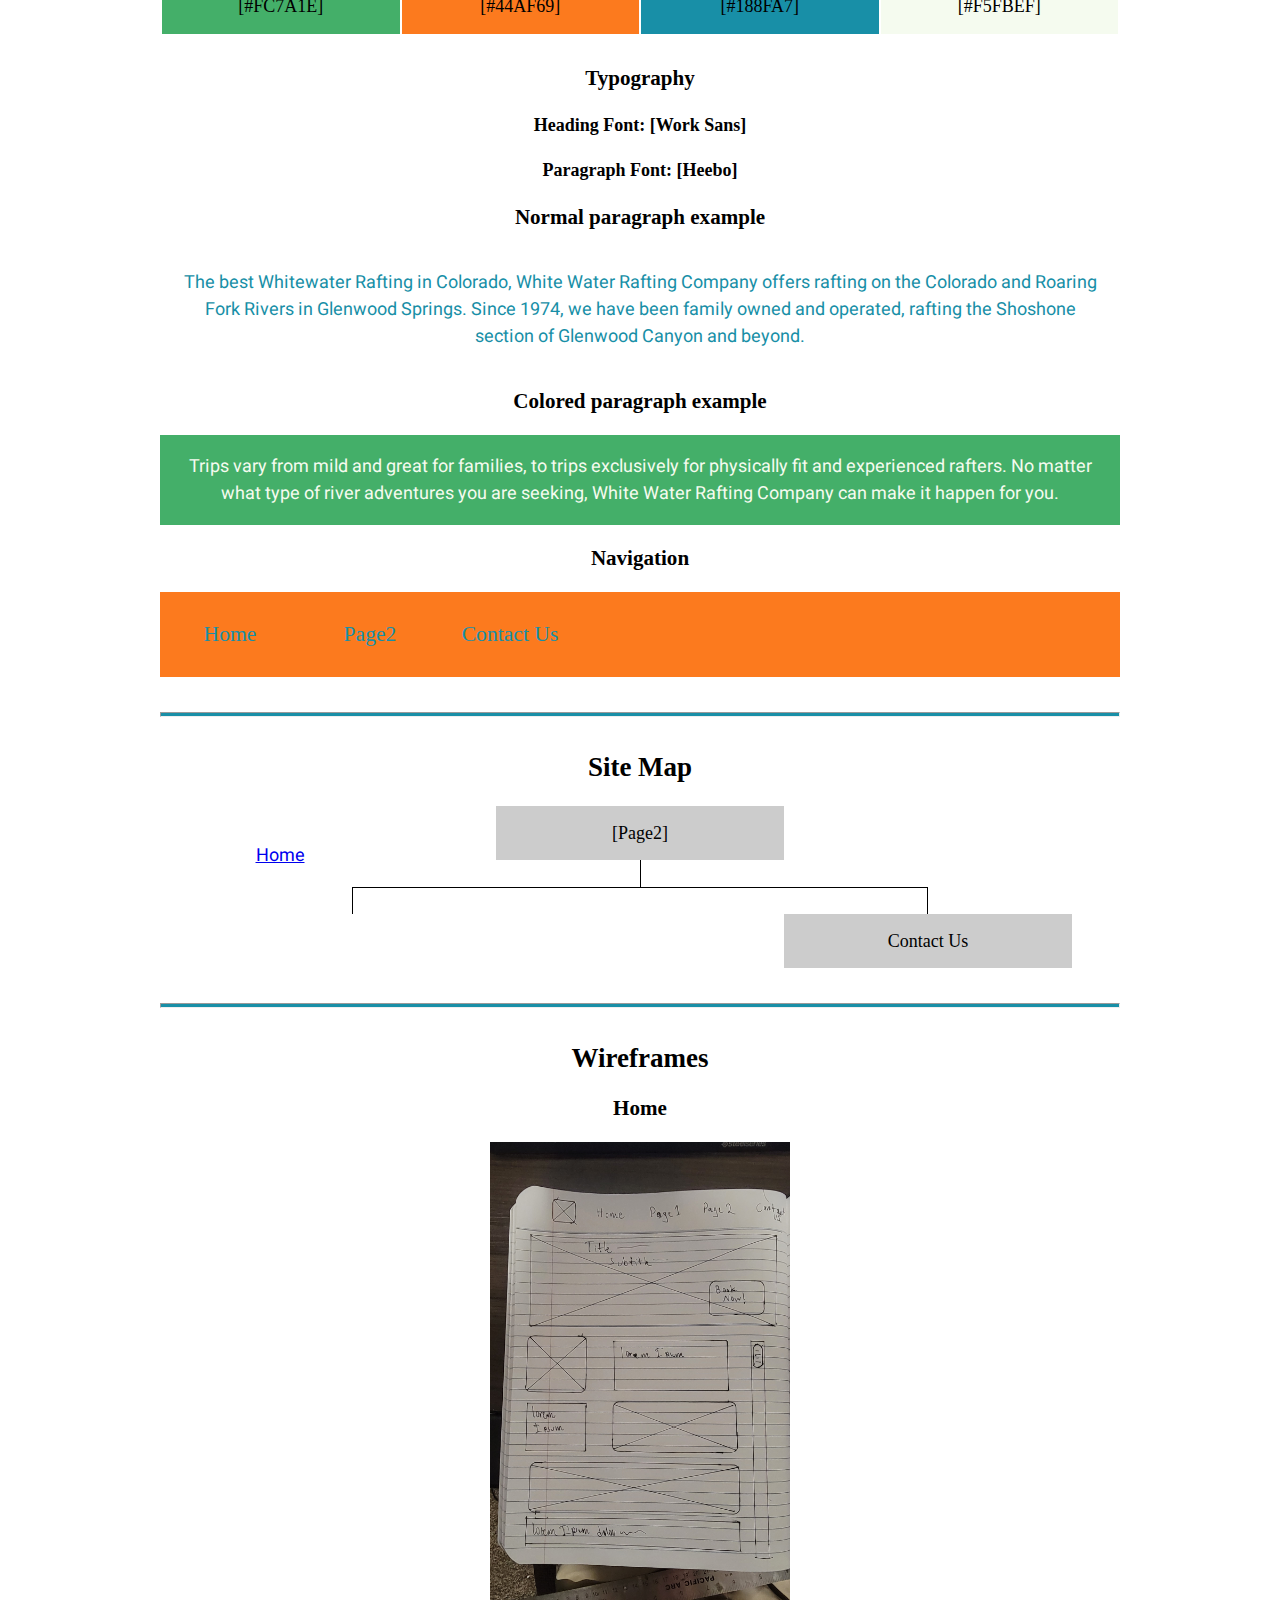
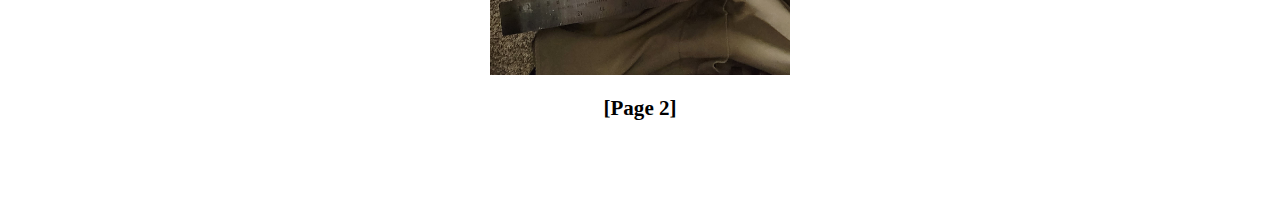
<file: wwr/site-plan-rafting.html>
<!DOCTYPE html>
<html lang="en-us">

<head>
  <meta charset="utf-8" />
  <title>Site Plan</title>
  <link type="text/css" rel="stylesheet" href="styles/site-plan-rafting.css" />
</head>



<body>
  <header>
    <h1>Dallin's Website! Site Plan</h1>
    <h2>Dallin Neeley</h2>
    <h2>WDD 130-01</h2>
  </header>

  <nav>
    <a href="index.html">Home</a>
    <a href="page2.html">Page 2</a>
    <a href="site-plan-rafting.html">Site Plan</a>
    <a href="contactus.html">Contact Us</a>
  </nav>

  <main>
    <!-- ------------------------Steps 2-5------------------------------ -->
    <hr />
    <h2>Overview</h2>
    <h3>Purpose</h3>
    <p>The purpose of this website is to provide an environment for white water rafting enthusiasts to share their experiences, 
      and seek new adventures.
    </p>
    <!-- change this -->

    <h3>Audience</h3>
    <p>This will be directed to everyone from perspective rafters, to first time floaters, or to hardened veterans.</p>
    <!-- change this -->

    <hr />
    <h2>Branding</h2>
    <h3>Website Logo</h3>
    <!-- Replace this with some sort of logo for your site.  A logo can be as simple as the name of your site in a nice font :) -->
    <img src="./images/logo.png" alt="Logo image" />
    <hr />
    <h2>Style Guide</h2>

    <!-- ------------------------Steps 6-9------------------------------ -->

    <h3>Color Palette</h3>
    <!--  The colors you choose for a website are one of the most important decisions you will make. Follow the instructions on the activity in Canvas then return and replace the color codes below with the hex color codes (the 6 digit numbers that show at the bottom of each color) for the colors you have chosen below.  You should have at least 2 colors but do not have to fill in all 4 if you do not need them.  -->

    <!-- Copy and paste the URL to your finished palette below. Replace the href value that is there with yours. Make sure to paste it into both the href value and the content text of the <a> tag -->
    <p>Palette URL:</p>
    <a href="https://coolors.co/fc7a1e-44af69-188fa7-f5fbef-af929d"
      target="_blank">https://coolors.co/fc7a1e-44af69-188fa7-f5fbef-af929d</a>

    <table class="colors">
      <tr>
        <th>Primary</th>
        <th>Secondary</th>
        <th>Accent 1</th>
        <th>Accent 2</th>
      </tr>
      <!-- Replace the numbers in the boxes below with your hex color codes. Then switch to the site-plan.css file and change your colors there as well. -->
      <tr>
        <td class="primary">  [#FC7A1E]</td>
        <td class="secondary">[#44AF69]</td>
        <td class="accent1">  [#188FA7]</td>
        <td class="accent2">  [#F5FBEF]</td>
      </tr>
    </table>

    <!-- ------------------------Steps 10-12------------------------------ -->

    <h3>Typography</h3>
    <!-- Choose a font for your paragraphs (body copy) and headlines. What font(s) have you chosen? Think also about which of your colors above you might use for background and font colors. -->

    <h4>
      Heading Font: [Work Sans]
    </h4>
    <h4>
      Paragraph Font: [Heebo]
    </h4>
    <h3>Normal paragraph example</h3>
    <p>
      The best Whitewater Rafting in Colorado, White Water Rafting Company
      offers rafting on the Colorado and Roaring Fork Rivers in Glenwood
      Springs. Since 1974, we have been family owned and operated, rafting the
      Shoshone section of Glenwood Canyon and beyond.
    </p>
    <h3>Colored paragraph example</h3>
    <p class="colored">
      Trips vary from mild and great for families, to trips exclusively for
      physically fit and experienced rafters. No matter what type of river
      adventures you are seeking, White Water Rafting Company can make it
      happen for you.
    </p>

    <!-- ------------------------Step 13------------------------------ -->

    <h3>Navigation</h3>
    <!-- Think about how you want your navigation bar to look. In the site-plan.css file change the colors to your colors to get the look you desire. -->
    <nav>
      <a href="#">Home</a>
      <a href="#">Page2</a>
      <a href="#">Contact Us</a>
    </nav>
    <hr />
    <h2>Site Map</h2>
    <div class="sitemap">
      <p><a href="index.html">Home</a></p>
      <div class="sm-home">[Page2]</div>
      <div class="sm-page3">Contact Us</div>

      <div class="top">&nbsp;</div>
      <div class="left">&nbsp;</div>
      <div class="right">&nbsp;</div>
    </div>
    <hr />
    <h2>Wireframes</h2>
    <!-- Create an additional wireframe for your site. List it here below the Home page wireframe. -->

    <h3>Home</h3>

    <img src="images/wireframe.jpg" alt="home page wireframe" />

    <h3>[Page 2]</h3>

    <!-- <img src="#" alt="page 2 wireframe"> -->
  </main>
</body>

</html>
</file>
<file: wwr/styles/style.css>
@import url('https://fonts.googleapis.com/css2?family=Heebo:wght@300&family=Work+Sans:wght@500&display=swap');

:root {
    /* change the values below to your colors from your palette */
    --primary-color: #44AF69;
    --secondary-color: #FC7A1E;
    --accent1-color: #188FA7;
    --accent2-color: #F5FBEF;

    --heading-font: 'Work Sans', sans-serif;
    --paragraph-font: Lato, 'Heebo', sans-serif;

    --page2-img-height: 400px
}  


#content{
max-width: 1600px;
margin: 0 auto;
}

h1, h2, h3, h4, h5, h6 {
    font-family: var(--heading-font);
    color: var(--accent2-color);
  }

h2{
margin: 0;
}



nav a{
    text-align: center;
    color: var(--accent2-color);
    text-decoration: none;
    font-family: var(--paragraph-font);
    padding: 35px;
}
nav a:hover{
    color: var(--accent1-color);
    background-color: var(--primary-color);
}

#hero {
    display: grid;
    grid-template-columns: 1fr 3fr 1fr;
    margin-top: -100px; 
}

#hero-box {
    grid-column: 1/4;
    grid-row: 1/3;
    z-index: -1;
}
#hero-msg{
    grid-column: 2/3;
    grid-row: 1/2;
    margin-top: 100px;
}
#hero-msg h1, #hero-msg h4{
    text-align: center;
    
}
.button-box{
    text-align: center;
    font-family: var(--paragraph-font);
    color: white;
}
main section{
    text-align: center;
    font-family: var(--paragraph-font);
}
body{
    background-color: var(--accent2-color);
    font-family: var(--paragraph-font);
}
header{
    background-color: var(--primary-color);
    font-family: var(--heading-font);
    font-size: 22px;
    margin: 0;
    padding: 0;
    display: grid;
    grid-template-columns: 150px auto;
}
nav{
    
    display: flex;
    justify-content: space-around;
}

.book, .join{
    background-color: var(--primary-color);
    color: var(--accent1-color);
    text-decoration: none;
    font-family: var(--paragraph-font);
    font-size: 18px;
    padding: 15px 30px;
    margin-top: 50px;
    border-radius: 5px;
}
.book:hover, .join:hover{
    background-color: var(--primary-color);
    color: var(--accent1-color);
}
.card-img {
    border: 10px solid #d9c2a3;
}
main section img {
    box-sizing: border-box;
}

.msg{
    background-color: var(--primary-color);
    color: var(--accent2-color);
    font-family: var(--paragraph-font);
    padding: 35px;
}
.msg h2{
    color: var(--accent2-color);
}
.msg p{
    color: var(--accent2-color);
    font-size: 0.8em;
    line-height: 1.5em;
    padding-bottom: 15px;
}

footer{
    background-color: var(--primary-color);
    font-size: 1.2em;
    font-family: var(--paragraph-font);
    padding: 25px 50px;
    margin-top: 200px;
}
footer a{
    color: var(--accent1-color);
    text-decoration: none;
}
footer p a:hover{
    color: var(--accent1-color);
    text-decoration: underline;
}
footer .social img{
padding-top: 15px;
}

.home-title{
    color: var(--accent1-color);
    font-family: var(--heading-font);
    font-size: 2em;
    margin-top: 10px;
}
h4{
    color: var(--accent1-color);
    font-family: var(--paragraph-font);
}

.icon {
    width: 80px;
    padding-top: 10px;
}
.logo{
    width: 80px;
}
#logo_link{
    padding-top: 5px;
    padding-top: 5px;
    justify-self: center;
    align-self: center;
}


.home-grid{
    display: grid;
    grid-template-columns: repeat(3, 1fr);
    grid-gap:30px;
    /*align-items/self and justify, stretch, start, end, end*/
}
.rivers-card, .camping-card, .rapids-card  {
    margin: 30px; 

} 

.card-img{
    width: 200px;
    margin: 30px;  
}

#background{
    grid-column: 1/4;
    grid-row: 2/3;
    height:725px;
    margin-left: 5%;
    margin-right: 5%;
    margin-bottom: 5%;
    top: 0;
    background-color: var(--accent1-color);

}

.mountains{
    margin-left: 5%;
    margin-top: 5%;
    margin-bottom: 5%;
}

.msg{
    background-color: var(--primary-color);
    color: var(--accent2-color);
    font-family: var(--paragraph-font);

    margin-bottom: 200px;
}
.msg h2{
    color: var(--accent2-color);
}
.msg p{
    color: var(--accent2-color);
    font-size: 0.8em;
    line-height: 1.5em;
    padding-bottom: 15px;
}

/* Second Page */
#hero-box-2{
    padding:20px;
}
#page-2-title{
    
    color: var(--accent1-color);
    font-family: var(--heading-font);
    font-size: 4em;
    margin-top: 10px;
}
.second-home-grid{
    display: grid;
    grid-template-columns: 1fr 1fr 1fr; 
    grid-auto-rows:minmax(90px,auto) ;
    grid-gap: 30px;
  }
  
  /*image 1*/
  .rivers-img-1{
    grid-column: 1;
    grid-row: 1;
  }
  .img-1{
    height:var(--page2-img-height);
    width: 900px;
  }
  .rivers-text-1{
    grid-column: 2/3;
    grid-row: 1;
    
    font-size: 2em;
  }
  
  /*image 2*/
  .rivers-img-2{
    grid-column: 2/3;
    grid-row: 2;
  }
  .img-2{
    height:var(--page2-img-height);
  }
  .rivers-text-2{
    grid-column: 1;
    grid-row: 2;
    
    font-size: 2em;
  }

  /*image 3*/
  .rivers-img-3{
    grid-column: 1;
    grid-row: 3;
  }
  .img-3{
    height:var(--page2-img-height);
    width: 900px;
  }
  .rivers-text-3{
    grid-column: 2/3;
    grid-row: 3;
    
    font-size: 2em;
    
  }

  /*image 4*/
  .rivers-img-4{
    grid-column: 2/3;
    grid-row: 4;
  }
  .img-4{
    height:var(--page2-img-height);
  }
  .rivers-text-4{
    grid-column: 1;
    grid-row: 4;
    
    font-size: 2em;
    
  }
</file>
<file: positionstyles.css>
/* CSS - Name: "positionstyles.css" */
/* Activity 1 styles */
.content1 {
  /* This is the parent of the activity 1 boxes. */
  display: grid;
  grid-template-columns: 1fr 1fr;
  justify-items: center;
  
  grid-gap: 20px;
}
.red1 { 
  width: 100%; 
  height: 100px; 
  background-color: red; 
  grid-column: 1/3;

} 
.green1 {
  width: 200px; 
  height: 200px; 
  background-color: green; 

} 
.yellow1 {
  width: 200px; 
  height: 200px; 
  background-color: gold; 
} 
.blue1 {
  width: 100%; 
  height: 100px; 
  background-color: blue; 
  grid-column: 1/3;
} 
/* Activity 2 styles */ 
.content2 {
  /* This is the parent of the activity 2 boxes. */
  display: grid;
  grid-template-columns: 50px 50px 50px 50px 50px ;

}
.red2 {
  width: 100px; 
  height: 100px; 
  background-color: red; 
  grid-row: 1/3;
  grid-column: 1/3;
} 
.green2 { 
  width: 100px; 
  height: 100px; 
  background-color: green; 
  grid-row: 2/4;
  grid-column: 2/4;
} 
.yellow2 {
  width: 100px; 
  height: 100px; 
  background-color: gold; 
  grid-row: 3/5;
  grid-column: 3/5;
} 
.blue2 {
  width: 100px; 
  height: 100px; 
  background-color: blue; 
  grid-row: 4/6;
  grid-column: 4/6;
} 
/* Activity 3 styles */ 
.content3 {
  /* This is the parent of the activity 3 boxes. */  
  display: grid;
  grid-template-columns: 1fr 1fr 1fr 1fr 1fr 1fr 1fr 1fr 1fr;
  justify-items: center;
  
}
.red3 {
  width: 100%; 
  height: 100px; 
  background-color: red; 
  grid-column: 1/10;
} 
.green3 {
  width: 100%; 
  height: 200px; 
  background-color: green;
  grid-column: 1/5;
} 
.yellow3 {
  width: 100%; 
  height: 200px; 
  background-color: gold; 
  grid-column: 6/10;
} 
.blue3 {
  width: 100%;
  height: 100px; 
  background-color: blue; 
  grid-column: 1/10;
} 
/* Activity 4 styles */ 
.content4 {
  /* This is the parent of the activity 4 boxes. */
  height: 400px;  
  display: grid;
  grid-template-columns: 1fr 1fr;
  justify-items: center;
}
.red4 {
  width: 100%; 
  height: 100%; 
  background-color: red; 
  grid-row: 1/4;
} 
.green4 {
  width: 100%; 
  height: 100%; 
  background-color: green; 
} 
.yellow4 {
  width: 100%; 
  height: 100%; 
  background-color: gold; 
} 
.blue4 {
  width: 100%; 
  height: 100%; 
  background-color: blue; 
} 
/* Activity 5 styles */ 
.content5 {
  /* This is the parent of the activity 5 boxes. */
  height: 400px;
  
}
.red5 { 
  width: 100%; 
  height: 100px; 
  background-color: red; 
} 
.green5 { 
  width: 200px; 
  height: 200px; 
  background-color: green; 
  float: left;

} 
.yellow5 {
  width: 100%; 
  height: fit-content; 
  background-color: gold; 

} 
.blue5 {
  width: 100%; 
  height: 100px; 
  background-color: blue; 
} 
/* Activity 6 styles */ 

.content6 {
  /* This is the parent of the activity 6 boxes. */
  display: grid;
  grid-template-columns: 1fr 1fr 1fr 1fr 1fr 1fr;
  
}
.red6 {
  width: 400px; 
  height: 200px; 
  background-color: red; 
  grid-row: 1/3;
  grid-column: 1/5;

} 
.green6 {
  width: 200px; 
  height: 200px; 
  background-color: green; 
  grid-row: 5/7;
  grid-column: 1/3;
  z-index: 1;
} 
.yellow6 {
  width: 200px; 
  height: 400px; 
  background-color: gold; 
  grid-row: 3/7;
  grid-column: 4/7;
  z-index: 1;

} 
.blue6 {
  width: 400px; 
  height: 400px; 
  background-color: blue; 
  grid-row: 2/6;
  grid-column: 2/6;

} 


/* Do not make any changes below here */
.activity {
  width: 70%; 
  margin: 20px auto; 
  font-family: Arial, sans-serif; 
  border: 1px solid black; 
  padding: 10px; 
  clear:both; 
  overflow: auto;
} 

.hint {
  border: 1px solid grey;
  background: #e0e0e0;
  padding: .5em;
  position: relative;
  margin: 1em 0;
}
.hint h3 {
  margin: 0;
}
.hint:hover {
  background: #d0d0d0;
}
.hint > div {
  display: none;
}

.hint input[type=checkbox] {
  position: absolute;
  width: 100%;
  height: 100%;
  opacity: 0;
  z-index: 1;
  cursor: pointer;
}

.hint input[type=checkbox]:checked ~ div {
  display: block;
}

.hint i {
  position: absolute;
  transform: translate(-6px, 0);
  margin-top: 16px;
  right: 10px;
  top: -3px;
}
.hint i:before, .hint i:after {
  content: "";
  position: absolute;
  background-color: black;
  width: 3px;
  height: 9px;
}
.hint i:before {
  transform: translate(2px, 0) rotate(45deg);
}
.hint i:after {
  transform: translate(-2px, 0) rotate(-45deg);
}

.hint input[type=checkbox]:checked ~ i:before {
  transform: translate(-2px, 0) rotate(45deg);
}
.hint input[type=checkbox]:checked ~ i:after {
  transform: translate(2px, 0) rotate(-45deg);
}
.hint a {
  position: relative;
  z-index: 1;
}
</file>
<file: final/styles/styles.css>
@import url('https://fonts.googleapis.com/css?family=Tilt+Neon|Titillium+Web');

:root {
  /* change the values below to your colors from your palette */
  --primary-color: #242F40   ;
  --secondary-color: #FC7A1E;
  --accent1-color: #A42212;
  --accent2-color: #59C3C3;

  /* change the values below to your chosen font(s) */
  --heading-font: "Titillium Web";
  --paragraph-font: "Tilt Neon";

  /* these colors below should be chosen from among your palette colors above */
  --headline-color-on-white: #242F40;  /* headlines on a white background */ 
  --headline-color-on-color: F6E8EA; /* headlines on a colored background */ 
  --paragraph-color-on-white: #242F40; /* paragraph text on a white background */ 
  --paragraph-color-on-color: F6E8EA; /* paragraph text on a colored background */ 
  --paragraph-background-color: #242F40  ;
  --nav-link-color: #242F40;
  --nav-background-color: #B66D0D;
  --nav-hover-link-color: #F6E8EA;
  --nav-hover-background-color: #242F40;
}

body {
    max-width: 1200px;
    margin: 0 auto;
    padding: 4em;
    font-size: 18px;
    text-align: left;
}
  h1, h2, h3, h4, h5, h6 {
    font-family: var(--heading-font);
    color: var(--headline-color-on-white);
    text-align: center;
}
p {
    font-family: var(--paragraph-font);
    color: var(--paragraph-color-on-white);
    padding: 1em;
}
.logo{
    width:200px;
    padding: 10px;
    
}
.banner_img{
    height:200px;
    /* outline: 1px solid red; */
}
header {
    padding: 1em;
    text-align: left;
    color: var(--headline-color-on-color);
    background-color: var(--paragraph-background-color);
    display: flex;
    justify-content: space-between;
    align-items: left;
    /* outline: 1px solid red; */
}
nav {
    /* line-height: 3em; */
    text-align: left;
    justify-content: flex-end;

    display: flex;
    flex-direction: column;
    align-items: flex-start;
    /* outline: 1px solid red; */
    /* padding-left: 5px; */

}
nav a {
    background-color: var(--nav-background-color);
    padding: 5px 5px 5px 5px;
    min-width: 80px;
    margin: 10px;
    white-space: nowrap;

    align-items: left;
    text-decoration: none;
}

nav a:link, nav a:visited {
    color: var(--nav-link-color);
}
nav a:hover {
    color: var(--nav-hover-link-color);
    background-color: var(--nav-hover-background-color);
}

#content{
    max-width: 1600px;
    margin: 0 auto;
}
  
footer{
    background-color: var(--primary-color);

    font-family: var(--paragraph-font);
    /* padding: 25px 50px;
    margin-top: 200px;
    font-size: 1.2em; */

    /* grid-template-columns: 1fr 1fr 1fr ; */
    /* grid-template-rows: 3em 1.5em 1.5em 3em; */
    /* justify-items:left; */
    /* outline: 2px solid red; */

    display: flex;
    justify-content: space-between;
    align-items: center;
    flex-wrap: wrap;
}
footer a{
    color: var(--headline-color-on-color);

    text-decoration: none;
    flex: 1;
    text-align: right;
    padding: 5px;
}
footer p a{
    background-color: var(--nav-background-color);
    color: var(--headline-color-on-color);

    text-decoration: none;
    flex: 1;
    text-align: center;
    padding: 5px;
  /* outline: 2px solid red; */
}
footer a:hover{
    color: var(--nav-hover-link-color);
    background-color: var(--nav-hover-background-color);
}

footer a img {
    display: block;
    margin: 0 auto;
    width: 40px;

    /* max-width: 100%; */
    /* min-width: 100%; */

  }

/* Home Page */
.home-main img{
    width: 400px;
    transition:transform 0.25s ease;
}
.home-main img:hover {
    -webkit-transform:scale(1.5);
    transform:scale(1.5);
}
.home-main{
    border-bottom: 2px solid black;
    display: grid;
    grid-template-columns: 1fr 1fr 1fr;
    grid-auto-rows: (minmax(90px, auto));
    grid-gap: 20px;
    padding:20px;
    outline: 2px solid black;
}
.home-div-1{
    grid-row: 1;
    grid-column: 1/2;
    outline: 2px solid black;
}
.home-img-1{
    grid-row: 1;
    grid-column: 3;
    /* outline: 2px solid red; */
}
.home-img-2{
    grid-row: 2;
    grid-column: 1;
    /* outline: 2px solid red; */
}
.home-div-2{
    grid-row: 2;
    grid-column: 2/3;
    outline: 2px solid black;
}

  /* Page One */
.page1-main div img{
    width: 300px;
    transition:transform 0.25s ease;
}
.page1-main div img:hover {
    -webkit-transform:scale(1.5);
    transform:scale(1.5);
}
.page1-main div{
    border-bottom: 2px solid black;
    display: grid;
    grid-template-columns: 1fr 1fr 1fr;
    grid-auto-rows: (minmax(90px, auto));
    grid-gap: 20px;
    padding:20px
}

.img1{
    grid-row: 2;
    grid-column: 1;
}
.img1_h{
    grid-row: 3;
    grid-column: 1;
}

.img2{
    grid-row: 2;
    grid-column: 2;
}
.img2_h{
    grid-row: 3;
    grid-column: 2;
}

.page1-main div h2{
    grid-row: 1;
    grid-column: 3;
}
.page1-main div p{
    grid-row: 2/3;
    grid-column: 3;
}

/* Page 2 */
/* .page2-main img{
    transition:transform 0.25s ease;
}
.page2-main img:hover {
    -webkit-transform:scale(1.5);
    transform:scale(1.5);
} */
.page2-div-1{
    border-bottom: 2px solid black;
    display: grid;
    grid-template-columns: 1fr 1fr;
    /* grid-auto-rows: (minmax(90px, auto)); */
    grid-gap: 20px;
    padding:20px;
    /* outline: 2px solid red; */
}
.page2-img1{
    grid-row: 1;
    grid-column: 1;
    /* outline: 2px solid red; */
}
.page2-div-1 div{

    grid-row: 1;
    grid-column: 2;
}

.page2-div-2{
    border-bottom: 2px solid black;
    display: grid;
    grid-template-columns: 1fr 1fr 1fr;
    grid-auto-rows: (minmax(90px, auto));
    grid-gap: 20px;
    padding:20px;
    /* outline: 2px solid red; */
}

.page2-img2{
    width: 400px;
    grid-row: 1;
    grid-column: 1;
    /* outline: 2px solid red; */
}
.page2-div-3{
    grid-row: 2;
    grid-column: 1;
    /* outline: 2px solid red; */
}
.page2-img3{
    height: 600px;
    grid-row: 1/3;
    grid-column: 2;
    /* outline: 2px solid red; */
}
.page2-div-4{
    height: 600px;
    grid-row: 1/3;
    grid-column: 3;
    /* outline: 2px solid red; */
}
</file>
<file: final/styles/site-plan.css>
/* if you are using any Google fonts change the font names below to your fonts. 
Any spaces in your font name should be replaced with a +. 
Fonts are separated by a | */
@import url('https://fonts.googleapis.com/css?family=Tilt+Neon|Titillium+Web');

:root {
  /* change the values below to your colors from your palette */
  --primary-color: #242F40   ;
  --secondary-color: #FC7A1E;
  --accent1-color: #A42212;
  --accent2-color: #59C3C3;

  /* change the values below to your chosen font(s) */
  --heading-font: "Titillium Web";
  --paragraph-font: "Tilt Neon";

  /* these colors below should be chosen from among your palette colors above */
  --headline-color-on-white: #242F40;  /* headlines on a white background */ 
  --headline-color-on-color: F6E8EA; /* headlines on a colored background */ 
  --paragraph-color-on-white: #242F40; /* paragraph text on a white background */ 
  --paragraph-color-on-color: F6E8EA; /* paragraph text on a colored background */ 
  --paragraph-background-color: #242F40  ;
  --nav-link-color: #242F40;
  --nav-background-color: #B66D0D;
  --nav-hover-link-color: F6E8EA;
  --nav-hover-background-color: #242F40;
}


/*  Look around below...but DON'T CHANGE ANYTHING! */

body {
  max-width: 1200px;
  margin: 0 auto;
  padding: 4em;
  font-size: 18px;
  text-align: center;
}
img {
  display: block;
  margin: 0 auto;
}
h1, h2, h3, h4, h5, h6 {
  font-family: var(--heading-font);
  color: var(--headline-color-on-white);
}
h2 {
  text-align: center;
}
hr {
  height: 3px;
  margin: 35px 0;
  background: var(--accent1-color);
}
header {
  padding: 1em;
  text-align: center;
  color: var(--headline-color-on-color);
  background-color: var(--paragraph-background-color);
  align-items: left;
    /* display: grid;
    grid-template-columns: 150px auto; */
}
.logo{
    width:200px;
    padding-left: 10px;
}

header > h1, header > h2 {
  color: var(--headline-color-on-color);
}


p {
  font-family: var(--paragraph-font);
  color: var(--paragraph-color-on-white);
  padding: 1em;
}
.colors {
  width: 100%;
  min-width: 350px;
  margin: 30px auto;
  text-align: center;
}
.colors th {
  background-color: #999;
}
.colors td{
  width: 25%;
  height: 3em;
}

.primary {
  background-color: var(--primary-color);
}
.secondary {
  background-color: var(--secondary-color);
}
.accent1 {
  background-color: var(--accent1-color);
}
.accent2{
  background-color: var(--accent2-color);
}

p.colored {
  background-color: var(--paragraph-background-color);
  color: var(--paragraph-color-on-color);
}

nav {
  background-color: var(--nav-background-color);
  line-height: 3em;
  text-align: center;
  font-size: 1.2em;
}
nav  {
  list-style-type: none;
  display: flex;

}
nav a {
  padding:1em;
  min-width: 120px;
  text-decoration: none;
  padding: 10px;

}
nav a:link, nav a:visited {
  color: var(--nav-link-color);
}
nav a:hover {
  color: var(--nav-hover-link-color);
  background-color: var(--nav-hover-background-color);
}

.sitemap {
  display: grid;
  justify-content: center;

  grid-template-columns: repeat(6, 15%);
  grid-template-rows: 3em 1.5em 1.5em 3em;
  grid-template-areas: ". . home home . ."
    ". . . top . ."
    ". left left right right ."
    "page2 page2 . . page3 page3";
}
.sitemap > div {

  text-align: center;

}
.sm-home {
  grid-area: home;
  background-color: #ccc;
  line-height: 3em;
}
.sm-page2 {
  grid-area: page2;
  background-color: #ccc;
  line-height: 3em;
}
.sm-page3 {
  grid-area: page3;
  background-color: #ccc;
  line-height: 3em;
}

.top {
  grid-area: top;
  border-left: 1px solid;
}

.left {
  grid-area: left;
  border-top: 1px solid;
  border-left: 1px solid;
}

.right {
  grid-area: right;
  border-top: 1px solid;
  border-right: 1px solid;
}
</file>
<file: wwr/styles/site-plan-rafting.css>
/* if you are using any Google fonts change the font names below to your fonts. 
Any spaces in your font name should be replaced with a +. 
Fonts are separated by a & */
  @import url('https://fonts.googleapis.com/css2?family=Heebo:wght@300&family=Work+Sans:wght@500&display=swap');


:root {
  /* change the values below to your colors from your palette */
  --primary-color: #44AF69;
  --secondary-color: #FC7A1E;
  --accent1-color: #188FA7;
  --accent2-color: #F5FBEF;

  /* change the values below to your chosen font(s) */
  --heading-font: 'Work Sans', sans-serif;
  --paragraph-font: Lato, 'Heebo', sans-serif;

  /* these colors below should be chosen from among your palette colors above */
  --headline-color-on-white: #FC7A1E;  /* headlines on a white background */ 
  --headline-color-on-color: #F5FBEF; /* headlines on a colored background */ 
  --paragraph-color-on-white: #188FA7; /* paragraph text on a white background */ 
  --paragraph-color-on-color: #F5FBEF; /* paragraph text on a colored background */ 
  --paragraph-background-color: #44AF69;
  --nav-link-color: #188FA7;
  --nav-background-color: #FC7A1E;
  --nav-hover-link-color: #F5FBEF;
  --nav-hover-background-color: #188FA7;
}


/*  Look around below...but DON'T CHANGE ANYTHING! */

body {
  max-width: 960px;
  margin: 0 auto;
  padding: 4em;
  font-size: 18px;
  text-align: center;
}
img {
  display: block;
  margin: 0 auto;
  max-width: 300px;
}

h2 {
  text-align: center;
}

hr {
  height: 3px;
  margin: 35px 0;
  background: var(--accent1-color);
}
header {
  padding: 1em;
  text-align: center;
  color: var(--headline-color-on-color);
  background-color: var(--paragraph-background-color);
}
header > h1, header > h2 {
  color: var(--headline-color-on-color);
}
p {
  font-family: var(--paragraph-font);
  color: var(--paragraph-color-on-white);
  padding: 1em;
}
.colors {
  width: 100%;
  min-width: 350px;
  margin: 30px auto;
  text-align: center;
}
.colors th {
  background-color: #999;
}
.colors td{
  width: 25%;
  height: 3em;
}
.primary {
  background-color: var(--primary-color);
}
.secondary {
  background-color: var(--secondary-color);
}
.accent1 {
  background-color: var(--accent1-color);
}
.accent2{
  background-color: var(--accent2-color);
}
p.colored {
  background-color: var(--paragraph-background-color);
  color: var(--paragraph-color-on-color);
}
nav {
  background-color: var(--nav-background-color);
  line-height: 3em;
  text-align: center;
  font-size: 1.2em;
}
nav  {
  list-style-type: none;
  display: flex;
}
nav a {
  padding:1em;
  min-width: 120px;
  text-decoration: none;
  padding: 10px;
}
nav a:link, nav a:visited {
  color: var(--nav-link-color);
}
nav a:hover {
  color: var(--nav-hover-link-color);
  background-color: var(--nav-hover-background-color);
}
.sitemap {
  display: grid;
  justify-content: center;

  grid-template-columns: repeat(6, 15%);
  grid-template-rows: 3em 1.5em 1.5em 3em;
  grid-template-areas: ". . home home . ."
    ". . . top . ."
    ". left left right right ."
    "page2 page2 . . page3 page3";
}
.sitemap > div {
  text-align: center;
}
.sm-home {
  grid-area: home;
  background-color: #ccc;
  line-height: 3em;
}
.sm-page2 {
  grid-area: page2;
  background-color: #ccc;
  line-height: 3em;
}
.sm-page3 {
  grid-area: page3;
  background-color: #ccc;
  line-height: 3em;
}
.top {
  grid-area: top;
  border-left: 1px solid;
}
.left {
  grid-area: left;
  border-top: 1px solid;
  border-left: 1px solid;
}
.right {
  grid-area: right;
  border-top: 1px solid;
  border-right: 1px solid;
}
</file>
